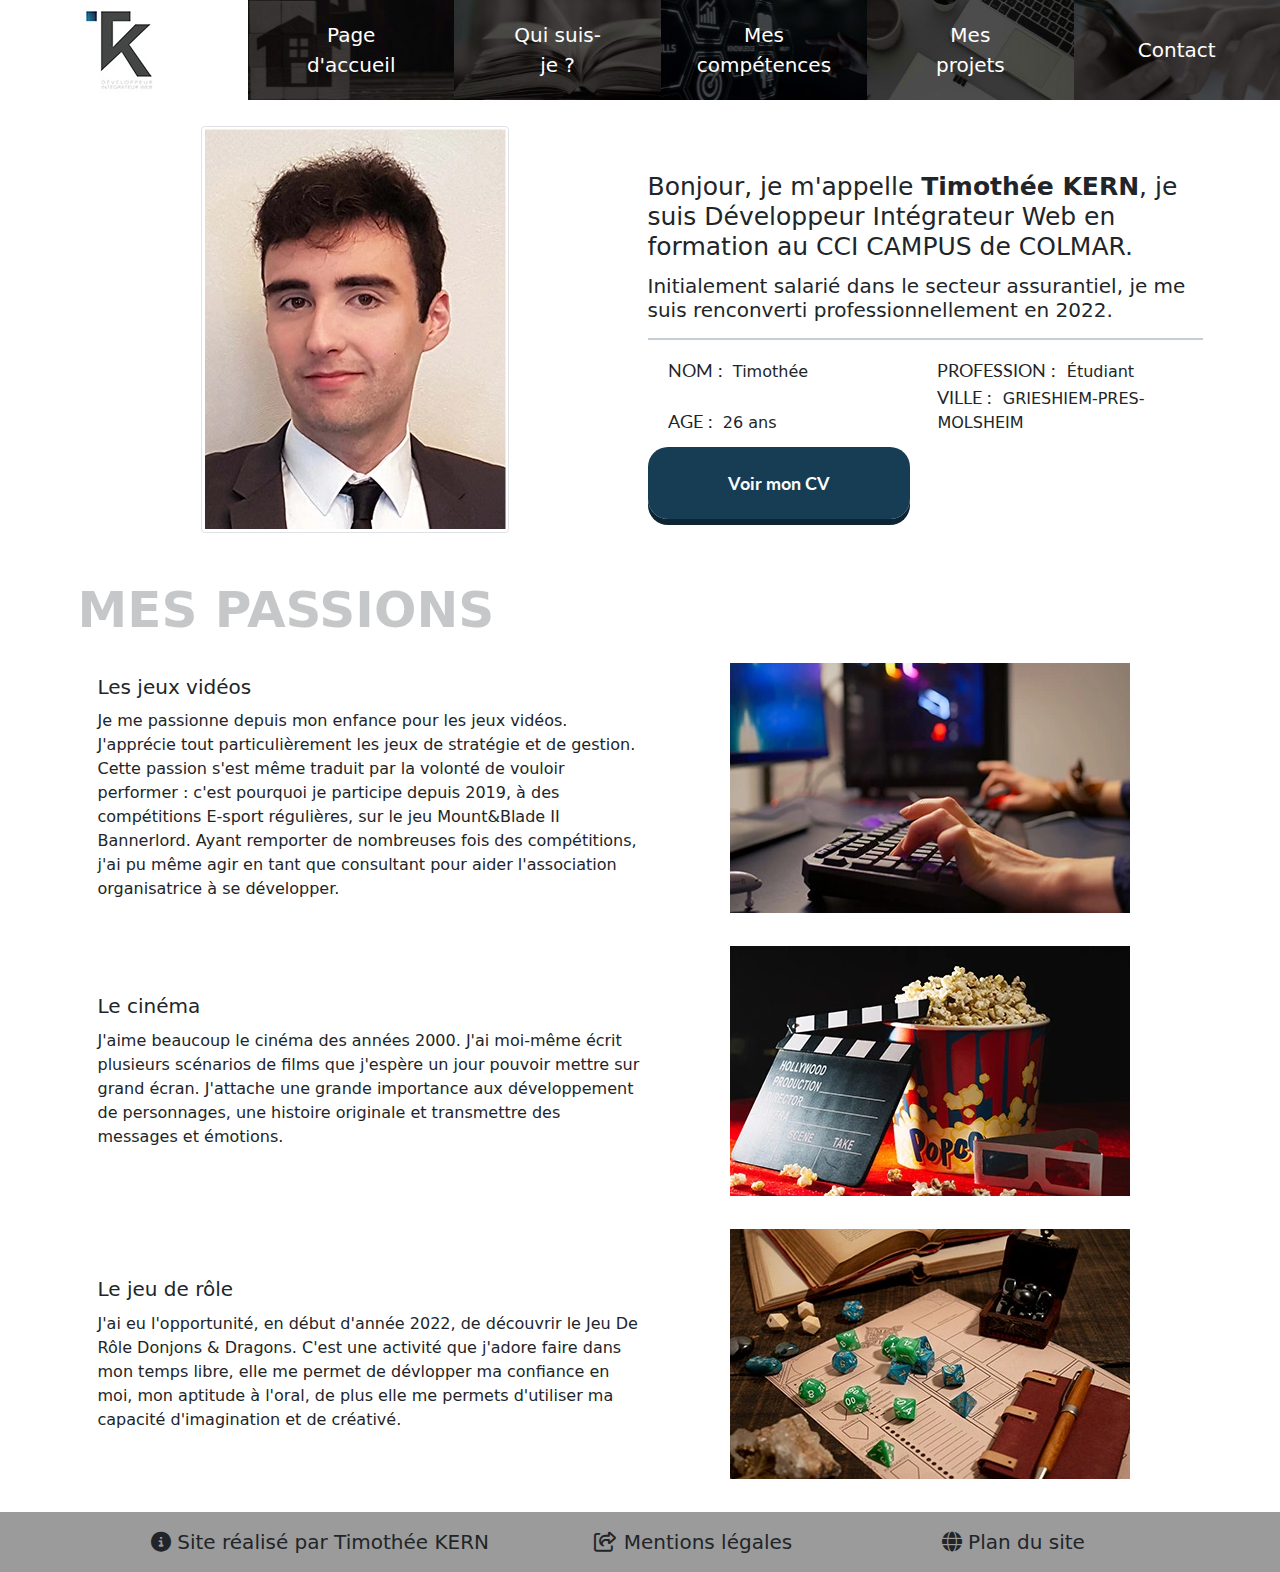
<file: permier_projet_site_statique/aPropos.html>
<!DOCTYPE html>
<html lang="fr-Fr">
  <head>
    <meta charset="utf-8" />
    <meta name="viewport" content="width=device-width" />
    <title>Qui suis-je ?</title>
    <!-- POLICE D'ECRITURE GOOGLE FONT (LATO) -->
    <link rel="preconnect" href="https://fonts.googleapis.com">
    <link rel="preconnect" href="https://fonts.gstatic.com" crossorigin>
    <link href="https://fonts.googleapis.com/css2?family=Lato:ital,wght@0,400;0,700;1,400&display=swap" rel="stylesheet">
    <!-- BOOTSTRAP -->
    <link rel="stylesheet" href="bootstrap/bootstrap.min.css">
    <!-- CSS -->
    <link href="css/style.css" rel="stylesheet" />
    <link rel="stylesheet" href="css/about.css">
    <!-- FONT AWESOME PICTOS -->
    <link rel="stylesheet" href="css/all.min.css">
  </head>
  <body>
    <!-- HEADER NAVBAR -->
    <header>
      <nav class="navbar navbar-expand-lg container-fluid" aria-label="Third navbar example">
        <a class="navbar-brand" href="index.html"><img src="assets/logo/logo-standard.jpg" alt=""></a>
        <button class="navbar-toggler" type="button" data-bs-toggle="collapse" data-bs-target="#navbarsExample03" aria-controls="navbarsExample03" aria-expanded="false" aria-label="Toggle navigation">
          <span class="navbar-toggler-icon"></span>
        </button>
  
        <div class="collapse navbar-collapse" id="navbarsExample03">
          <ul class="navbar-nav me-auto mb-2 mb-lg-0">
            <li class="nav-item home-nav">
              <a class="nav-link" aria-current="page" href="index.html">Page d'accueil</a>
            </li>
            <li class="nav-item about-nav">
              <a class="nav-link " aria-current="page" href="aPropos.html">Qui suis-je ?</a>
            </li>
            <li class="nav-item skills-nav">
              <a class="nav-link " aria-current="page" href="mesCompetences.html">Mes compétences</a>
            </li>
            <li class="nav-item projects-nav">
              <a class="nav-link " aria-current="page" href="mesProjets.html">Mes projets</a>
            </li>
            <li class="nav-item contact-nav">
              <a class="nav-link " aria-current="page" href="contact.html">Contact</a>
          </ul>
        </div>
      </nav>      
        
    </header>

    <!-- BOUTON BACK TO TOP -->
    <button onclick="topFunction()" id="myBtn" title="Go to top">Retour en haut</button>

    <!-- SECTION PRESENTATION -->
    <section class="container about-Me" id="about-Tim">
      <div class="row align-items-center">
        <div class="col-12 col-lg-6 photo-positioner">
          <img src="assets/Photo-Timothee-KERN.webp" class="img-fluid img-thumbnail" alt="Photo de Timothée KERN">
        </div>
        <div class="col-12 col-lg-6">
          <h2>Bonjour, je m'appelle <strong>Timothée KERN</strong>, je suis Développeur Intégrateur Web en formation au CCI CAMPUS de COLMAR.</h2>
          <h3>Initialement salarié dans le secteur assurantiel, je me suis renconverti professionnellement en 2022.</h3>
          <hr>
          <ul class="about-List">
            <li><span>NOM :</span> Timothée</li>
            <li><span>PROFESSION :</span> Étudiant</li>
            <li><span>AGE :</span> 26 ans</li>
            <li><span>VILLE :</span> GRIESHIEM-PRES-MOLSHEIM</li>
          </ul>
          <a href="assets/CV_Timothee_KERN.pdf" target="_blank" class="button-cv">Voir mon CV</a>  
        </div>
      </div>      
    </section>

    <!-- SECTION MES PASSIONS -->
    <section class="container" id="my-Passions">
      <div class="row">
        <div class="col-12 col-lg-6">
          <h2 id="hobbies">MES PASSIONS</h2>
        </div>
      </div>
        <ul>
          <li class="row align-items-center hobbies-list">
            <div class="col-12 col-lg-6">
              <h3>Les jeux vidéos</h3>
              <p>Je me passionne depuis mon enfance pour les jeux vidéos. J'apprécie tout particulièrement les jeux de stratégie et de gestion. Cette passion s'est même traduit par la volonté de vouloir performer : c'est pourquoi je participe depuis 2019, à des compétitions E-sport régulières, sur le jeu Mount&Blade II Bannerlord. Ayant remporter de nombreuses fois des compétitions, j'ai pu même agir en tant que consultant pour aider l'association organisatrice à se développer.</p>
            </div>
            <div class="col-12 col-lg-6 photo-positioner">
              <img src="assets/photo-video-game-resize.webp" class="img-fluid" alt="Photo gros plan d'une personne utilisant son clavier pour jouer aux jeux vidéos">
            </div>
          </li>
          <li class="row align-items-center hobbies-list">
            <div class="col-12 col-lg-6">
              <h3>Le cinéma</h3>
              <p>J'aime beaucoup le cinéma des années 2000. J'ai moi-même écrit plusieurs scénarios de films que j'espère un jour pouvoir mettre sur grand écran. J'attache une grande importance aux développement de personnages, une histoire originale et transmettre des messages et émotions.</p>
            </div>
            <div class="col-12 col-lg-6 photo-positioner">
              <img src="assets/photo-cinema-resize.webp" class="img-fluid " alt="Photo d'un clap de cinéma, d'un bol de popcorn et de lunettes 3D">
            </div>
          </li>
          <li class="row align-items-center hobbies-list">
            <div class="col-12 col-lg-6">
              <h3>Le jeu de rôle</h3>
              <p>J'ai eu l'opportunité, en début d'année 2022, de découvrir le Jeu De Rôle Donjons & Dragons. C'est une activité que j'adore faire dans mon temps libre, elle me permet de dévlopper ma confiance en moi, mon aptitude à l'oral, de plus elle me permets d'utiliser ma capacité d'imagination et de créativé. </p>
            </div>
            <div class="col-12 col-lg-6 photo-positioner">
              <img src="assets/photo-jdr-resize.webp" class="img-fluid" alt="Table de jeu de rôle avec la fiche de personnage et les dés">
            </div>
          </li>
        </ul>
    </section>

    <!-- FOOTER -->
    <footer class="container-fluid">
      <div class="row justify-content-center">
        <div class="col-12 col-md-4">
          <i class="fa-solid fa-circle-info"></i> Site réalisé par Timothée KERN
        </div>
        <div class="col-12 col-md-3">
          <a href="mentionsLegales.html"><i class="fa-regular fa-share-from-square"></i> Mentions légales</a>
        </div>
        <div class="col-12 col-md-3">
          <a href="WebsiteMap.html"><i class="fa-solid fa-globe"></i> Plan du site</a>
        </div>
      </div>
      
    </footer>

    <!-- SCRIPTS -->  
    <script src="bootstrap/bootstrap.bundle.min.js" async></script>
    <script src="script/script.js" async></script>


  </body>
</html>
</file>
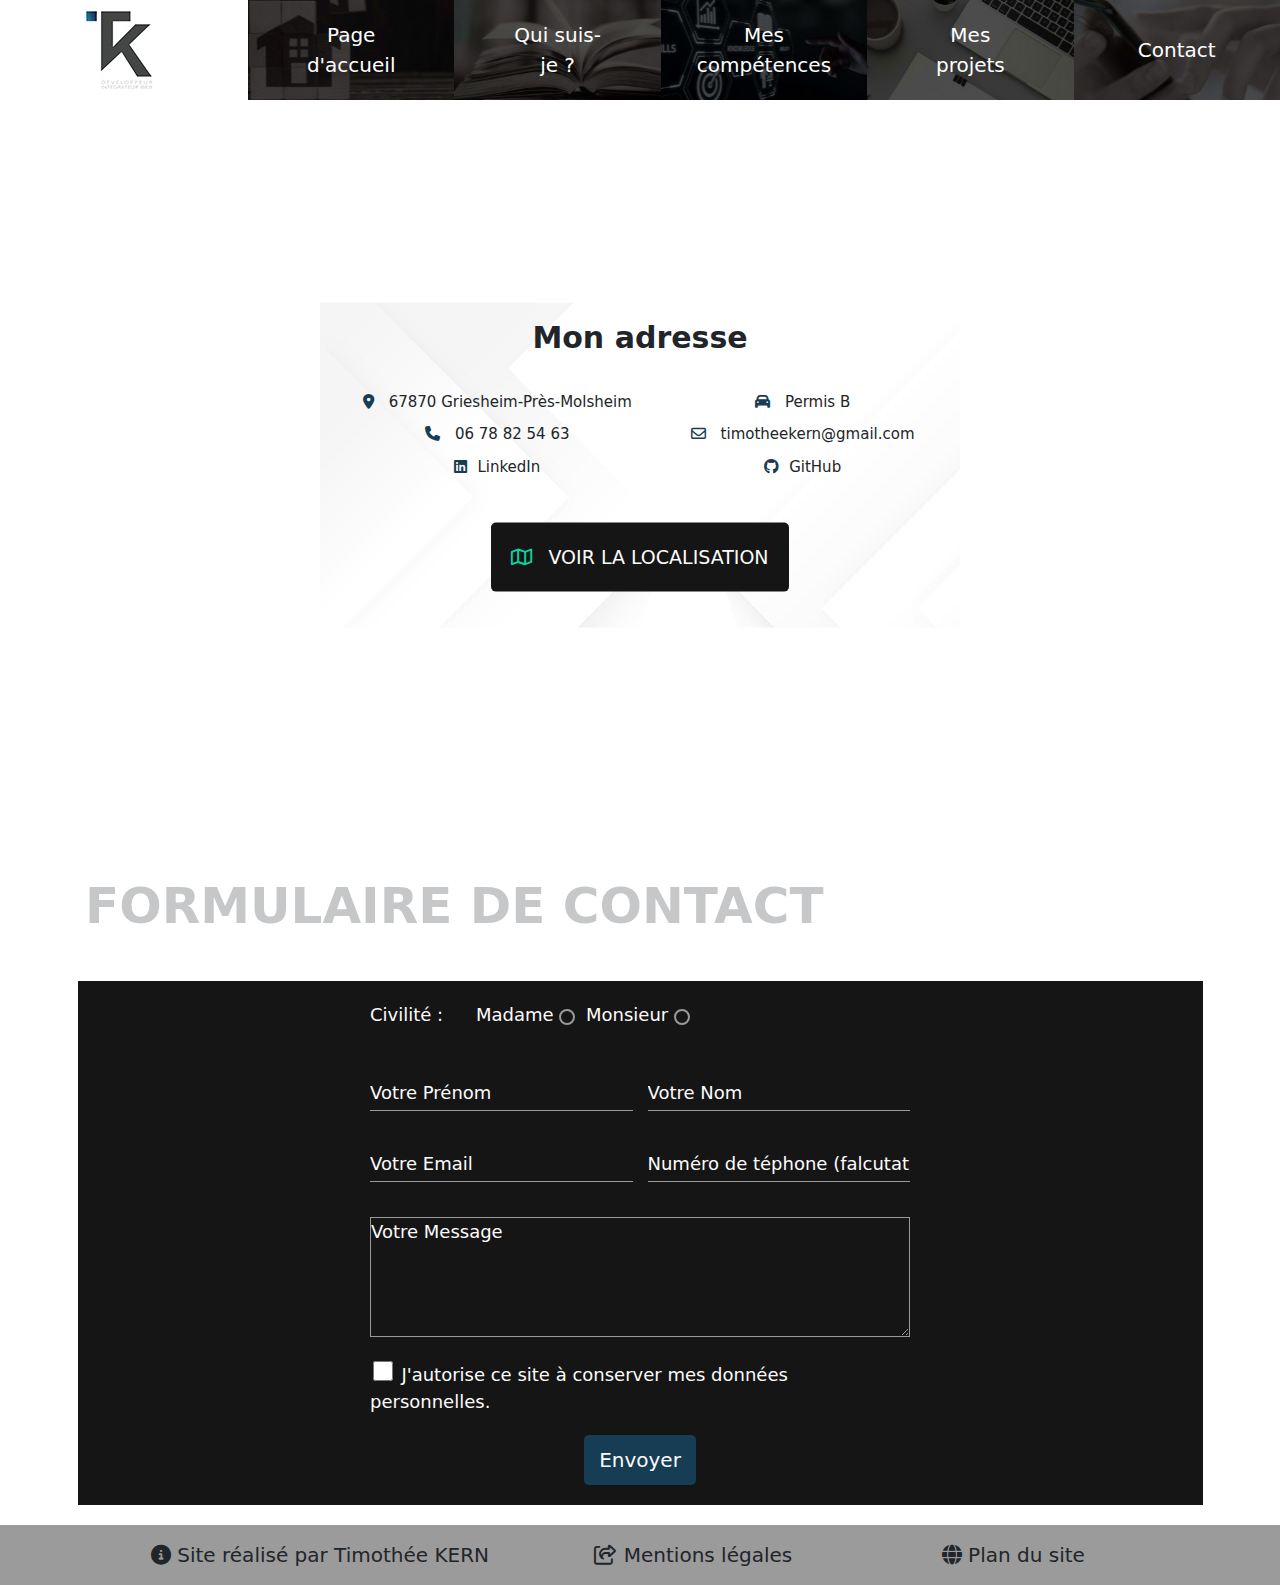
<file: permier_projet_site_statique/contact.html>
<!DOCTYPE html>
<html lang="fr-Fr">

  <head>
      <meta charset="utf-8" />
      <meta name="viewport" content="width=device-width" />
      <title>Contact</title>
      <!-- POLICE D'ECRITURE GOOGLE FONT (LATO) -->
      <link rel="preconnect" href="https://fonts.googleapis.com">
      <link rel="preconnect" href="https://fonts.gstatic.com" crossorigin>
      <link href="https://fonts.googleapis.com/css2?family=Lato:ital,wght@0,400;0,700;1,400&display=swap" rel="stylesheet">
      <!-- BOOTSTRAP -->
      <link rel="stylesheet" href="bootstrap/bootstrap.min.css">
      <!-- CSS -->
      <link href="css/style.css" rel="stylesheet" />
      <link rel="stylesheet" href="css/contact.css">
      <!-- FONT AWESOME PICTOS -->
      <link rel="stylesheet" href="css/all.min.css">
      <!-- JQUERY -->
      <script src="https://ajax.googleapis.com/ajax/libs/jquery/3.6.1/jquery.min.js"></script> 
  </head>

  <body>
    <!-- HEADER NAVBAR -->
    <header>
      <nav class="navbar navbar-expand-lg container-fluid" aria-label="Third navbar example">
        <a class="navbar-brand" href="index.html"><img src="assets/logo/logo-standard.jpg" alt=""></a>
        <button class="navbar-toggler" type="button" data-bs-toggle="collapse" data-bs-target="#navbarsExample03" aria-controls="navbarsExample03" aria-expanded="false" aria-label="Toggle navigation">
          <span class="navbar-toggler-icon"></span>
        </button>

        <div class="collapse navbar-collapse" id="navbarsExample03">
          <ul class="navbar-nav me-auto mb-2 mb-lg-0">
            <li class="nav-item home-nav">
              <a class="nav-link" aria-current="page" href="index.html">Page d'accueil</a>
            </li>
            <li class="nav-item about-nav">
              <a class="nav-link " aria-current="page" href="aPropos.html">Qui suis-je ?</a>
            </li>
            <li class="nav-item skills-nav">
              <a class="nav-link " aria-current="page" href="mesCompetences.html">Mes compétences</a>
            </li>
            <li class="nav-item projects-nav">
              <a class="nav-link " aria-current="page" href="mesProjets.html">Mes projets</a>
            </li>
            <li class="nav-item contact-nav">
              <a class="nav-link " aria-current="page" href="contact.html">Contact</a>
          </ul>
        </div>
      </nav>   
          
    </header>

    <!-- BOUTON BACK TO TOP -->
    <button onclick="topFunction()" id="myBtn" title="Go to top">Retour en haut</button>
    

    <!-- SECTION GOOGLE MAP / MA LOCALISATION -->
    <section id="my-localisation">
      <div class="map-box-container">
        <iframe src="https://www.google.com/maps/embed?pb=!1m18!1m12!1m3!1d8891.93570663698!2d7.524798174711488!3d48.50278603529139!2m3!1f0!2f0!3f0!3m2!1i1024!2i768!4f13.1!3m3!1m2!1s0x4796b2e359da3ad1%3A0x40a5fb99a3957d0!2sGriesheim-pr%C3%A9s-Molsheim!5e0!3m2!1sfr!2sfr!4v1669996819939!5m2!1sfr!2sfr" allowfullscreen="" loading="lazy" referrerpolicy="no-referrer-when-downgrade" id="google-map"></iframe>
        <div class="text-box">
          <h2>Mon adresse</h2>
          <ul>
            <li><i class="fa-solid fa-location-dot"></i> 67870 Griesheim-Près-Molsheim</li>
            <li><i class="fa-solid fa-car"></i> Permis B</li>
            <li><i class="fa-solid fa-phone"></i> 06 78 82 54 63</li>
            <li><i class="fa-regular fa-envelope"></i> timotheekern@gmail.com</li>
            <li id="hide-sm-1"><i class="fa-brands fa-linkedin"></i><a href="https://www.linkedin.com/in/timoth%C3%A9e-kern-36973b239/" target="_blank" class="social-media">LinkedIn</a></li>
            <li id="hide-sm-2"><i class="fa-brands fa-github"></i><a href="https://github.com/TimKRN" target="_blank" class="social-media">GitHub</a></li>
          </ul>
          <button><i class="fa-regular fa-map"></i> VOIR LA LOCALISATION</button>
        </div>
      </div>
    </section>

    <!-- SECTION MON FORMULAIRE -->
    <section class="container contact-form" id="my-contact-form">
      <div class="row">
        <h2>Formulaire de contact</h2>       
        <form method="" action="">
          <div class="row justify-content-center">
            <div class="col-12 col-md-6 civility">
              <span>Civilité :</span>            
              <label for="civilite1">Madame</label>
              <input type="radio" id="civilite1" name="civilite" class="check-input">
              <label for="civilite3">Monsieur</label>
              <input type="radio" id="civilite3" name="civilite" class="check-input">
          </div>
          </div>

          <div class="row justify-content-center">
            <div class="col-12 col-md-6 col-lg-3 civility">
              <label for="prenom"></label>
              <input class="text-input" id="prenom" name="prenom" type="text" placeholder='Votre Prénom' required />
            </div>  
            <div class="col-12 col-md-6 col-lg-3 civility">
              <label for="nom"></label>
              <input class="text-input" id="nom" name="nom" type="text" placeholder='Votre Nom' required/>            
            </div>
          </div>

          <div class="row justify-content-center">
            <div class="col-12 col-md-6 col-lg-3">
              <label for="adressemail"></label>
              <input class="text-input" id="adressemail" name="adressemail" type="email"  placeholder='Votre Email' required />
            </div>           
            <div class="col-12 col-md-6 col-lg-3">
              <label for="tel"></label>
              <input class="text-input" id="tel" name="tel" type="tel" placeholder="Numéro de téphone (falcutatif)" />
            </div>        
          </div>

          <div class="row justify-content-center">
            <div class="col-12 col-md-6 ">
              <label for="message"></label>
              <textarea id="message" name="mesage" placeholder="Votre Message" required></textarea>
            </div>
          </div>

          <div class="row justify-content-center">
            <div class="col-12 col-md-6 ">
              <label for="personal-data"></label>
              <input id="personal-data" name="personal-data" type="checkbox"> <span id="personal-data-text">J'autorise ce site à conserver mes données personnelles.</span>
            </div>
          </div>

          <div class="row justify-content-center">
            <div class="col-12 col-md-6  btn-send">
              <input type="submit" value="Envoyer"/>
            </div>
          </div>        
        </form>
      </div>
    </section>

    <!-- FOOTER -->
    <footer class="container-fluid">
      <div class="row justify-content-center">
        <div class="col-12 col-md-4">
          <i class="fa-solid fa-circle-info"></i> Site réalisé par Timothée KERN
        </div>
        <div class="col-12 col-md-3">
          <a href="mentionsLegales.html"><i class="fa-regular fa-share-from-square"></i> Mentions légales</a>
        </div>
        <div class="col-12 col-md-3">
          <a href="WebsiteMap.html"><i class="fa-solid fa-globe"></i> Plan du site</a>
        </div>
      </div>
      
    </footer>

    <!-- SCRIPTS -->
    <script src="bootstrap/bootstrap.bundle.min.js" async></script>
    <script src="script/script.js" async></script>

  </body>

</html>
</file>
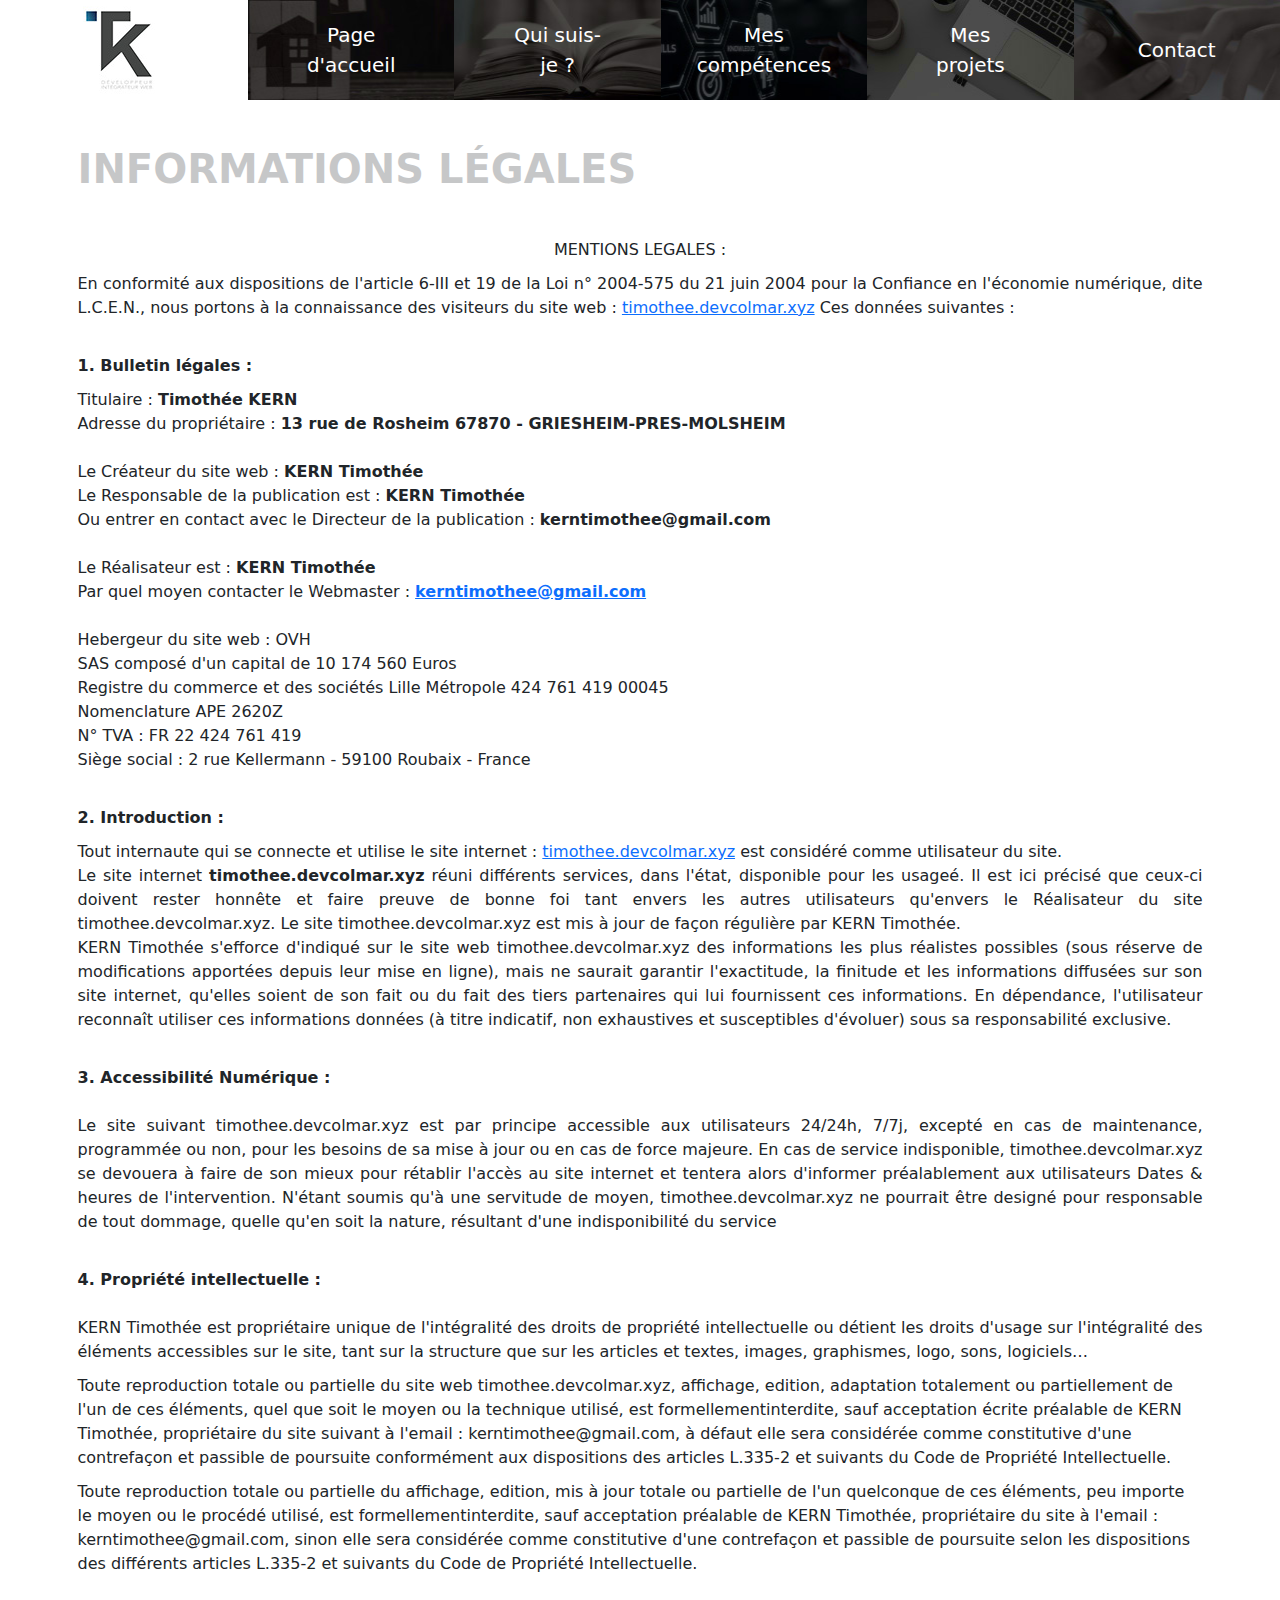
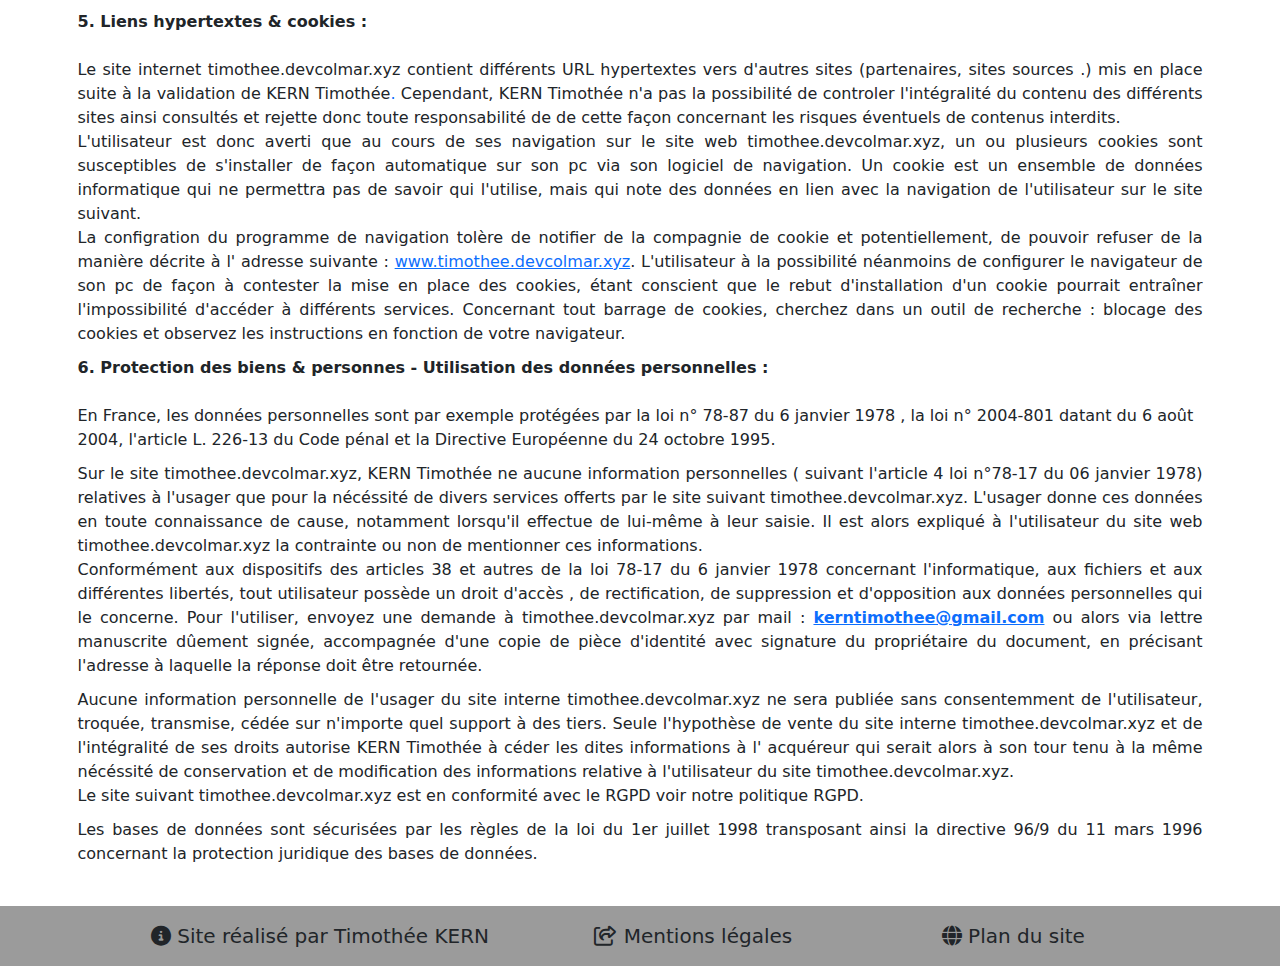
<file: permier_projet_site_statique/mentionsLegales.html>
<!DOCTYPE html>
<html lang="fr-FR">

  <head>
    <meta charset="UTF-8">
    <meta name="viewport" content="width=device-width" />
    <title>Mentions légales</title>
    <!-- POLICE D'ECRITURE GOOGLE FONT (LATO) -->
    <link rel="preconnect" href="https://fonts.googleapis.com">
    <link rel="preconnect" href="https://fonts.gstatic.com" crossorigin>
    <link href="https://fonts.googleapis.com/css2?family=Lato:ital,wght@0,400;0,700;1,400&display=swap" rel="stylesheet">
    <!-- BOOTSTRAP -->
    <link rel="stylesheet" href="bootstrap/bootstrap.min.css">
    <!-- CSS -->
    <link href="css/style.css" rel="stylesheet" />
    <!-- FONT AWESOME PICTOS -->
    <link rel="stylesheet" href="css/all.min.css">
  </head>

  <body>
    <!-- HEADER NAVBAR -->
    <header>
      <nav class="navbar navbar-expand-lg container-fluid" aria-label="Third navbar example">
        <a class="navbar-brand" href="index.html"><img src="assets/logo/logo-standard.jpg" alt=""></a>
        <button class="navbar-toggler" type="button" data-bs-toggle="collapse" data-bs-target="#navbarsExample03" aria-controls="navbarsExample03" aria-expanded="false" aria-label="Toggle navigation">
          <span class="navbar-toggler-icon"></span>
        </button>

        <div class="collapse navbar-collapse" id="navbarsExample03">
          <ul class="navbar-nav me-auto mb-2 mb-lg-0">
            <li class="nav-item home-nav">
              <a class="nav-link" aria-current="page" href="index.html">Page d'accueil</a>
            </li>
            <li class="nav-item about-nav">
              <a class="nav-link " aria-current="page" href="aPropos.html">Qui suis-je ?</a>
            </li>
            <li class="nav-item skills-nav">
              <a class="nav-link " aria-current="page" href="mesCompetences.html">Mes compétences</a>
            </li>
            <li class="nav-item projects-nav">
              <a class="nav-link " aria-current="page" href="mesProjets.html">Mes projets</a>
            </li>
            <li class="nav-item contact-nav">
              <a class="nav-link " aria-current="page" href="contact.html">Contact</a>
          </ul>
        </div>
      </nav>
      
        
    </header>

    <!-- BOUTON BACK TO TOP -->
    <button onclick="topFunction()" id="myBtn" title="Go to top">Retour en haut</button>

    <!-- CONTENU MENTIONS LEGALES -->
    <main class="container legal-notice">

      <h2>Informations légales</h2>
      
      <p style="text-align:center">MENTIONS LEGALES :</p>
      
      <p style="text-align:justify">En conformité aux dispositions  de l'article 6-III et 19 de la Loi n° 2004-575 du 21 juin 2004 pour la Confiance en l'économie numérique, dite L.C.E.N., nous portons à la connaissance des visiteurs du site web : <a href="https://timothee.devcolmar.xyz" target="_blank">timothee.devcolmar.xyz</a> Ces données suivantes :</p>
      <br />
      <p style="text-align:justify"><strong>1. Bulletin légales :</strong></p>
    
          
      <p style="text-align:justify">Titulaire : <strong>Timothée KERN</strong><br />
      Adresse  du propriétaire : <strong>13 rue de Rosheim 67870 - GRIESHEIM-PRES-MOLSHEIM</strong><br />
      <br />
      Le Créateur du site web  : <strong>KERN Timothée</strong><br />
      Le Responsable de la publication est : <strong>KERN Timothée</strong><br />
      Ou entrer en contact avec le Directeur de la publication : <strong>kerntimothee@gmail.com</strong><br />
      <br />
      Le Réalisateur est : <strong>KERN Timothée</strong><br />
          Par quel moyen contacter le Webmaster : <strong><a href="contact.html">kerntimothee@gmail.com</a></strong><br />
      <br />
    
      Hebergeur du site web : OVH<br />
      SAS composé d'un capital de 10 174 560 Euros<br />
      Registre du commerce et des sociétés Lille Métropole 424 761 419 00045<br />
      Nomenclature APE 2620Z<br />
      N° TVA : FR 22 424 761 419<br />
      Siège social : 2 rue Kellermann - 59100 Roubaix - France<br />
    
    
      <p style="text-align:justify"></p>
      
    
      
      
      <p style="text-align:justify"></p>
      <br />
      <p style="text-align:justify"><strong>2. Introduction :</strong></p>
      
      <p style="text-align:justify">Tout internaute qui se connecte et utilise le site internet : <a href="https://timothee.devcolmar.xyz" target="_blank">timothee.devcolmar.xyz</a> est considéré comme utilisateur du site.<br />
      Le site internet <strong>timothee.devcolmar.xyz</strong> réuni différents services, dans l'état, disponible pour les usageé. Il est ici précisé que ceux-ci doivent rester honnête et faire preuve de bonne foi tant envers les autres utilisateurs qu'envers le Réalisateur du site timothee.devcolmar.xyz. Le site timothee.devcolmar.xyz est mis à jour de façon régulière par KERN Timothée.<br />
      KERN Timothée s'efforce d'indiqué sur le site web timothee.devcolmar.xyz des informations les plus réalistes possibles (sous réserve de modifications apportées depuis leur mise en ligne), mais ne saurait garantir l'exactitude, la finitude et les informations diffusées sur son site internet, qu'elles soient de son fait ou du fait des tiers partenaires qui lui fournissent ces informations. En dépendance, l'utilisateur reconnaît utiliser ces informations données (à titre indicatif, non exhaustives et susceptibles d'évoluer) sous sa responsabilité exclusive.</p>
      
      <p style="text-align:justify"></p>
      <br />
      <p style="text-align:justify"><strong>3. Accessibilité Numérique :</strong><br />
      <br />
      Le site suivant timothee.devcolmar.xyz est par principe accessible aux utilisateurs 24/24h, 7/7j, excepté en cas de maintenance, programmée ou non, pour les besoins de sa mise à jour ou en cas de force majeure. En cas de service indisponible, timothee.devcolmar.xyz se devouera à faire de son mieux pour rétablir l'accès au site internet et tentera alors d'informer préalablement aux utilisateurs Dates & heures de l'intervention. N'étant soumis qu'à une servitude de moyen, timothee.devcolmar.xyz ne pourrait être designé pour responsable de tout dommage, quelle qu'en soit la nature, résultant d'une indisponibilité du service</p>
      
      <p style="text-align:justify"></p>
      <br />
      <p style="text-align:justify"><strong>4. Propriété intellectuelle :</strong><br />
      <br />
      KERN Timothée est propriétaire unique de l'intégralité des droits de propriété intellectuelle ou détient les droits d'usage sur l'intégralité des éléments accessibles sur le site, tant sur la structure que sur les articles et textes, images, graphismes, logo, sons, logiciels…<br />
      <p>Toute reproduction totale ou partielle du site web timothee.devcolmar.xyz, affichage, edition, adaptation totalement ou partiellement de l'un  de ces éléments, quel que soit le  moyen ou la technique utilisé, est formellementinterdite, sauf acceptation écrite préalable de KERN Timothée, propriétaire du site suivant à l'email : kerntimothee@gmail.com, à défaut elle sera considérée comme constitutive d'une contrefaçon et passible de poursuite conformément aux dispositions des articles L.335-2 et suivants du Code de Propriété Intellectuelle.</p>
      <p>Toute reproduction totale ou partielle du affichage, edition, mis à jour totale ou partielle de l'un quelconque de ces éléments, peu importe le  moyen ou le procédé utilisé, est formellementinterdite, sauf acceptation  préalable de KERN Timothée, propriétaire du site à l'email : kerntimothee@gmail.com, sinon elle sera considérée comme constitutive d'une contrefaçon et passible de poursuite selon les dispositions des différents articles L.335-2 et suivants du Code de Propriété Intellectuelle.</p>
      
      <p style="text-align:justify"><br />
      <strong>5. Liens hypertextes & cookies :</strong><br />
      <br />
      Le site internet timothee.devcolmar.xyz contient différents URL hypertextes vers d'autres sites (partenaires, sites sources .) mis en place suite à la validation de KERN Timothée<a href="https://www.generateur-de-mentions-legales.com/" style="text-decoration:none">.</a> Cependant, KERN Timothée n'a pas la possibilité de controler l'intégralité du contenu des différents sites ainsi consultés et rejette donc toute responsabilité de de cette façon concernant les risques éventuels de contenus interdits.<br />
      L'utilisateur est donc averti que au cours de ses navigation sur le site web timothee.devcolmar.xyz, un ou plusieurs cookies sont susceptibles de s'installer de façon automatique sur son pc via son logiciel de navigation. Un cookie est un ensemble de données informatique qui ne permettra pas de savoir qui l'utilise, mais qui note des données en lien avec la navigation de l'utilisateur sur le site suivant. <br />
      La configration du programme de navigation tolère de notifier de la compagnie de cookie et potentiellement, de pouvoir  refuser de la manière décrite à l' adresse suivante : <a href="https://www.timothee.devcolmar.xyz">www.timothee.devcolmar.xyz</a>. L'utilisateur à la possibilité néanmoins de configurer le navigateur de son pc de façon à contester la mise en place des cookies, étant conscient que le rebut d'installation d'un cookie pourrait  entraîner l'impossibilité d'accéder à différents services. Concernant tout barrage de cookies, cherchez dans un outil de recherche : blocage des cookies et observez les instructions en fonction de votre  navigateur.</p>
      
      <strong>6. Protection des biens & personnes - Utilisation des données personnelles :</strong><br />
      <br />
      <p>En France, les données personnelles sont par exemple protégées par la loi n° 78-87 du 6 janvier 1978 , la loi n° 2004-801 datant du 6 août 2004, l'article L. 226-13 du Code pénal et la Directive Européenne du 24 octobre 1995.</p>
      
      <p style="text-align:justify">Sur le site timothee.devcolmar.xyz, KERN Timothée ne aucune information personnelles ( suivant l'article 4 loi n°78-17 du 06 janvier 1978) relatives à l'usager que pour la nécéssité de divers services offerts par le site suivant timothee.devcolmar.xyz. L'usager donne ces données en toute connaissance de cause, notamment lorsqu'il effectue de lui-même à leur saisie. Il est alors expliqué à l'utilisateur du site web timothee.devcolmar.xyz la contrainte ou non de mentionner ces informations.<br />
      Conformément aux dispositifs des articles 38 et autres de la loi 78-17 du 6 janvier 1978 concernant l'informatique, aux fichiers et aux différentes libertés, tout utilisateur possède un droit d'accès , de rectification, de suppression et d'opposition aux données personnelles qui le concerne. Pour l'utiliser, envoyez une demande à timothee.devcolmar.xyz par mail : <strong><a href="contact.html">kerntimothee@gmail.com</a></strong> ou alors via lettre manuscrite dûement signée, accompagnée d'une copie de pièce d'identité avec signature du propriétaire du document, en précisant l'adresse à laquelle la réponse doit être retournée.</p>
      
      <p style="text-align:justify">Aucune information personnelle de l'usager du site interne timothee.devcolmar.xyz ne sera publiée sans consentemment de l'utilisateur, troquée, transmise, cédée sur n'importe quel support à des tiers. Seule l'hypothèse de vente du site interne timothee.devcolmar.xyz et de l'intégralité de ses droits autorise KERN Timothée à céder les dites informations  à l' acquéreur qui serait alors à son tour tenu à la même nécéssité de conservation et de modification des informations relative à l'utilisateur du site timothee.devcolmar.xyz.<br />
      Le site suivant timothee.devcolmar.xyz est en conformité avec le RGPD voir notre politique RGPD.</p>
      
      <p style="text-align:justify">Les bases de données sont sécurisées par les règles de la loi du 1er juillet 1998 transposant ainsi la directive 96/9 du 11 mars 1996 concernant la protection juridique des bases de données.</p>
    </main>

    <!-- FOOTER -->
    <footer class="container-fluid">
      <div class="row justify-content-center">
        <div class="col-12 col-md-4">
          <i class="fa-solid fa-circle-info"></i> Site réalisé par Timothée KERN
        </div>
        <div class="col-12 col-md-3">
          <a href="mentionsLegales.html"><i class="fa-regular fa-share-from-square"></i> Mentions légales</a>
        </div>
        <div class="col-12 col-md-3">
          <a href="WebsiteMap.html"><i class="fa-solid fa-globe"></i> Plan du site</a>
        </div>
      </div>
      
    </footer>

    <!-- SCRIPTS -->
    <script src="bootstrap/bootstrap.bundle.min.js" async></script>
    <script src="script/script.js" async></script>
      
      
  </body>
</html>
</file>
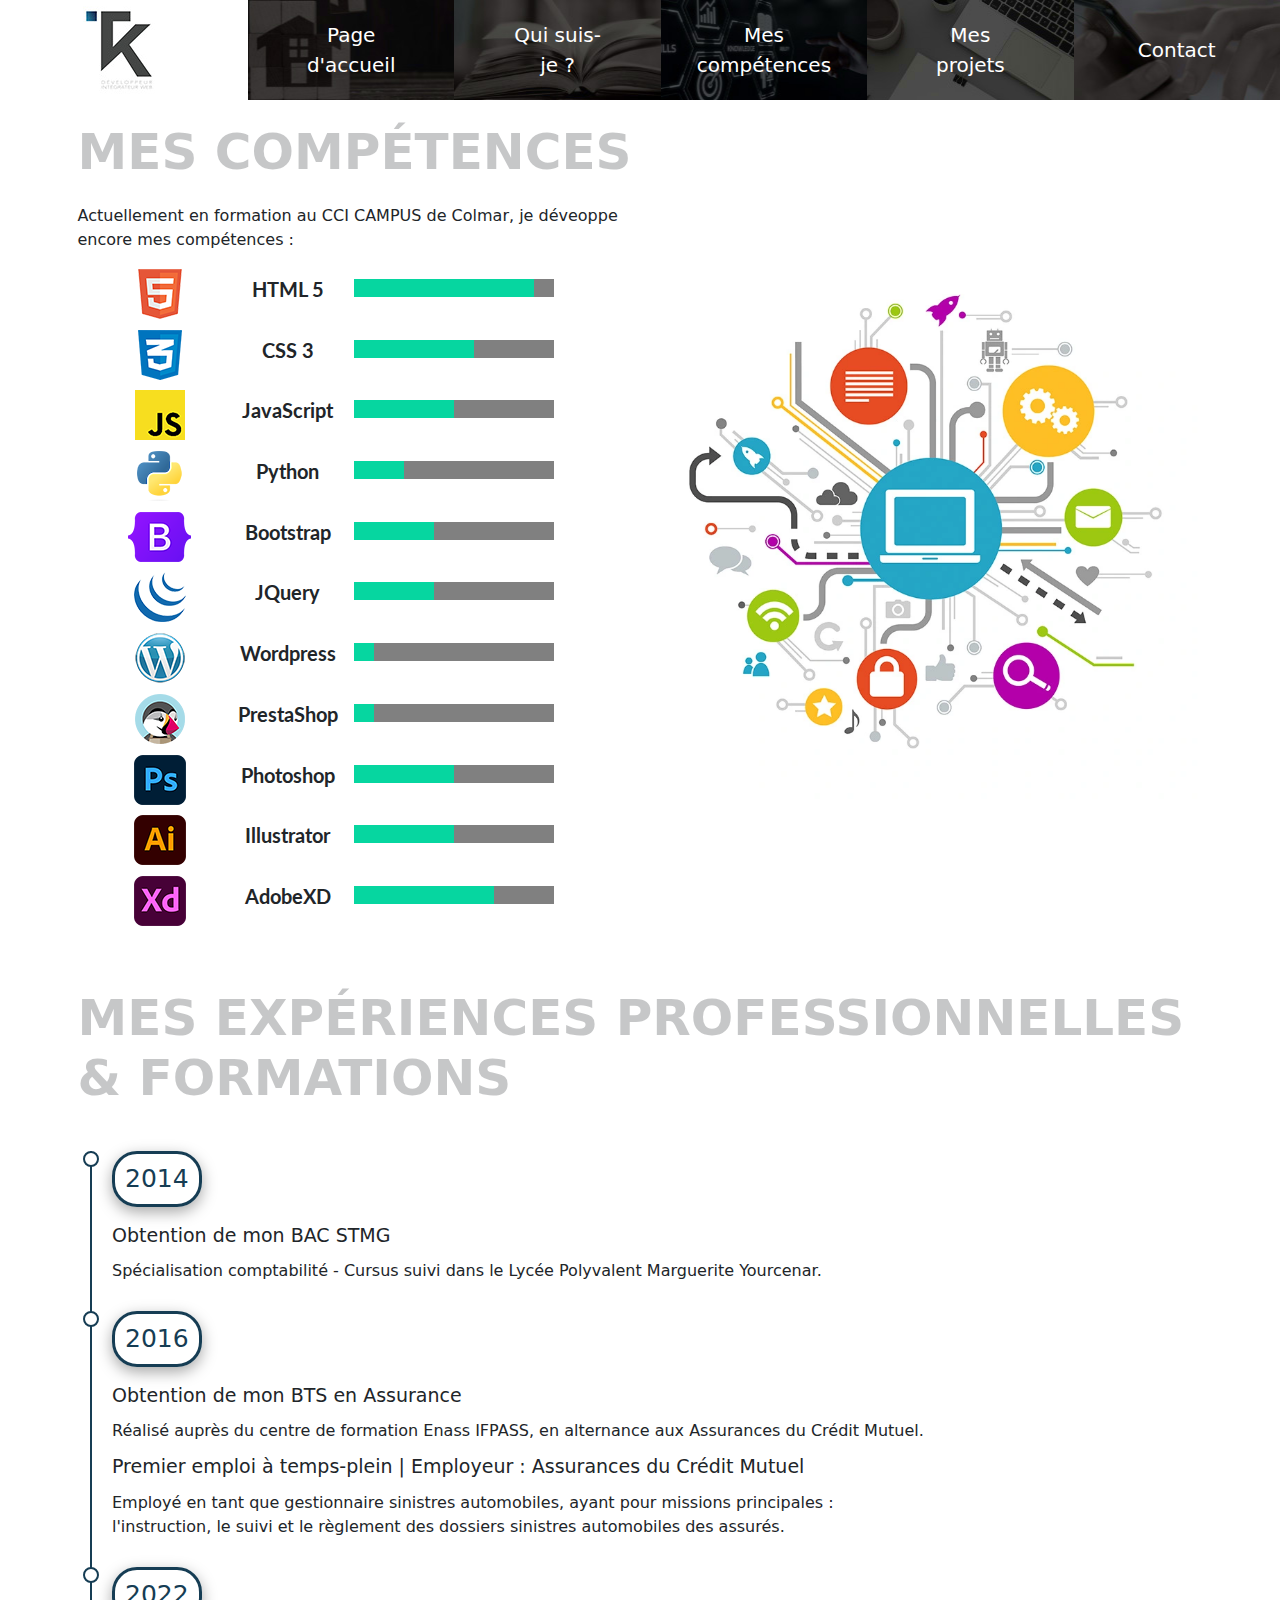
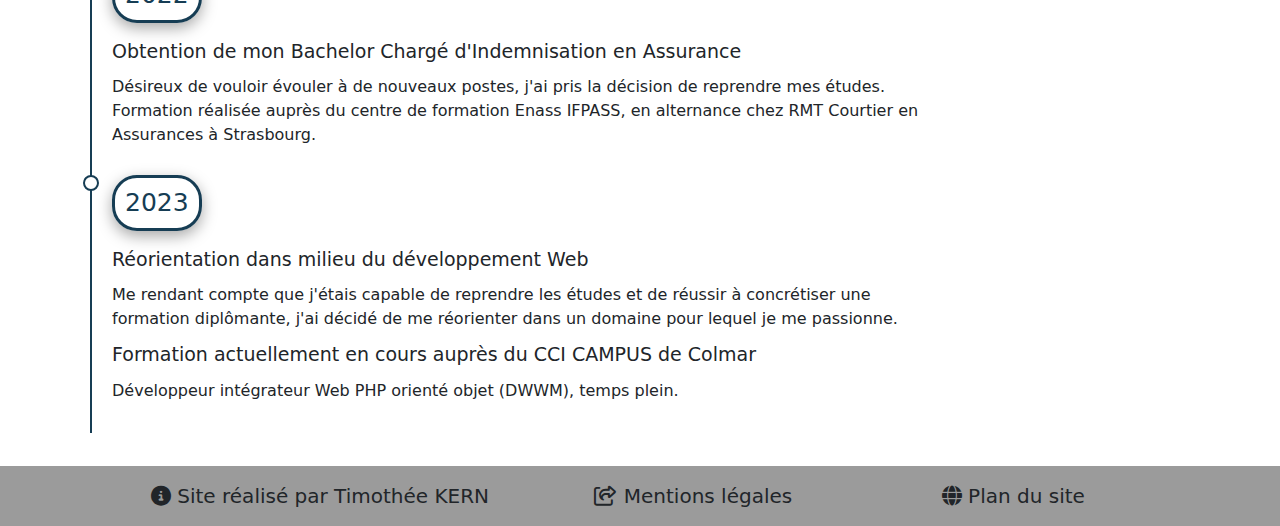
<file: permier_projet_site_statique/mesCompetences.html>
<!DOCTYPE html>
<html lang="fr-Fr">
  <head>
    <meta charset="utf-8" />
    <meta name="viewport" content="width=device-width" />
    <title>Mes Compétences</title>
    <!-- POLICE D'ECRITURE GOOGLE FONT (LATO) -->
    <link rel="preconnect" href="https://fonts.googleapis.com">
    <link rel="preconnect" href="https://fonts.gstatic.com" crossorigin>
    <link href="https://fonts.googleapis.com/css2?family=Lato:ital,wght@0,400;0,700;1,400&display=swap" rel="stylesheet">
    <!-- BOOTSTRAP -->
    <link rel="stylesheet" href="bootstrap/bootstrap.min.css">
    <!-- CSS -->
    <link href="css/style.css" rel="stylesheet" />
    <link rel="stylesheet" href="css/skills.css">
    <!-- FONT AWESOME PICTOS -->
    <link rel="stylesheet" href="css/all.min.css">
  </head>
  <body>
    <!-- HEADER NAVBAR -->
    <header>
      <nav class="navbar navbar-expand-lg container-fluid" aria-label="Third navbar example">
        <a class="navbar-brand" href="index.html"><img src="assets/logo/logo-standard.jpg" alt=""></a>
        <button class="navbar-toggler" type="button" data-bs-toggle="collapse" data-bs-target="#navbarsExample03" aria-controls="navbarsExample03" aria-expanded="false" aria-label="Toggle navigation">
          <span class="navbar-toggler-icon"></span>
        </button>
  
        <div class="collapse navbar-collapse" id="navbarsExample03">
          <ul class="navbar-nav me-auto mb-2 mb-lg-0">
            <li class="nav-item home-nav">
              <a class="nav-link" aria-current="page" href="index.html">Page d'accueil</a>
            </li>
            <li class="nav-item about-nav">
              <a class="nav-link " aria-current="page" href="aPropos.html">Qui suis-je ?</a>
            </li>
            <li class="nav-item skills-nav">
              <a class="nav-link " aria-current="page" href="mesCompetences.html">Mes compétences</a>
            </li>
            <li class="nav-item projects-nav">
              <a class="nav-link " aria-current="page" href="mesProjets.html">Mes projets</a>
            </li>
            <li class="nav-item contact-nav">
              <a class="nav-link " aria-current="page" href="contact.html">Contact</a>
          </ul>
        </div>
      </nav>     
        
    </header>

    <!-- BOUTON BACK TO TOP -->
    <button onclick="topFunction()" id="myBtn" title="Go to top">Retour en haut</button>

    <!-- SECTION MES COMPETENCES -->
    <section class="container skills" id="my-Skills">

      <div class="row align-items-center">
        <div class="col-12 col-lg-6">
          <h2>Mes compétences</h2>

          <p>Actuellement en formation au CCI CAMPUS de Colmar, je déveoppe encore mes compétences :</p>
          <ul class="ul-skills">
            <li>
              <div class="div-skills">
                <img src="assets/skills/html-logo.png" alt="">
              </div>
              <div class="div-skills">
                <label for="skill-html"><strong>HTML 5</strong></label> 
              </div>
              <div class="div-skills">
                <progress id="skill-html" max="100" value="90"> 90% </progress>
              </div>             
            </li>
            <li>
              <div class="div-skills">
                <img src="assets/skills/css-logo.png" alt="">
              </div>
              <div class="div-skills">
                <label for="skill-css"><strong>CSS 3</strong></label>
              </div>
              <div class="div-skills">
                <progress id="skill-css" max="100" value="60"> 60% </progress>              
              </div>
            </li>
            <li>
              <div class="div-skills">
                <img src="assets/skills/js-logo.png" alt="">
              </div>
              <div class="div-skills">
                <label for="skill-js"><strong>JavaScript</strong></label>
              </div>
              <div class="div-skills">
                <progress id="skill-js" max="100" value="50"> 50% </progress>
              </div>
            </li>
            <li>
              <div class="div-skills">
                <img src="assets/skills/python_logo.png" alt="">
              </div>
              <div class="div-skills">
                <label for="skill-python"><strong>Python</strong></label>
              </div>
              <div class="div-skills">
                <progress id="skill-python" max="100" value="25"> 25% </progress>
              </div>
            </li>
            <li>
              <div class="div-skills">
                <img src="assets/skills/bootstrap_logo.png" alt="">
              </div>
              <div class="div-skills">
                <label for="skill-bootstrap"><strong>Bootstrap</strong></label>
              </div>
              <div class="div-skills">
                <progress id="skill-bootstrap" max="100" value="40"> 40% </progress>
              </div>
            </li>
            <li>
              <div class="div-skills">
                <img src="assets/skills/jquery-logo.png" alt="">
              </div>
              <div class="div-skills">
                <label for="skill-jquery"><strong>JQuery</strong></label>
              </div>
              <div class="div-skills">
                <progress id="skill-jquery" max="100" value="40"> 40% </progress>
              </div>
            </li>
            <li>
              <div class="div-skills">
                <img src="assets/skills/wordpress-logo.png" alt="">
              </div>
              <div class="div-skills">
                <label for="skill-wordpress"><strong>Wordpress</strong></label>
              </div>
              <div class="div-skills">              
                <progress id="skill-wordpress" max="100" value="10"> 10% </progress>
              </div>
            </li>
            <li>
              <div class="div-skills">
                <img src="assets/skills/prestashop-logo.png" alt="">
              </div>
              <div class="div-skills">
                <label for="skill-prestashop"><strong>PrestaShop</strong></label>
              </div>
              <div class="div-skills">
                <progress id="skill-prestashop" max="100" value="10"> 10% </progress>
              </div>
            </li>
            <li>
              <div class="div-skills">
                <img src="assets/skills/photoshop_logo.png" alt="">
              </div>
              <div class="div-skills">
                <label for="skill-photoshop"><strong>Photoshop</strong></label>
              </div>
              <div class="div-skills">
                <progress id="skill-photoshop" max="100" value="50"> 50% </progress>
              </div>
            </li>
            <li>
              <div class="div-skills">
                <img src="assets/skills/adobe_illustrator_logo.png" alt="">
              </div>
              <div class="div-skills">
                <label for="skill-illustrator"><strong>Illustrator</strong></label>
              </div>
              <div class="div-skills">
                <progress id="skill-illustrator" max="100" value="50"> 50% </progress>
              </div>
            </li>
            <li>
              <div class="div-skills">
                <img src="assets/skills/adobe_xd_logo.png" alt="">
              </div>
              <div class="div-skills">
                <label for="skill-adobeXD"><strong>AdobeXD</strong></label>
              </div>
              <div class="div-skills">
                <progress id="skill-adobeXD" max="100" value="70"> 70% </progress>
              </div>
            </li>
          </ul>  
        </div>
        
        <div class="col-6 hide-phone-screen">
          <img src="assets/skills-photo.webp" class="img-fluid" alt="Illustration de l'infomatique">
        </div>
      </div>
    </section> 

    <!-- SECTION EXPERIENCE PRO -->
    <section class="container professionnal-career" id="my-Background">
      <h2>Mes expériences professionnelles & Formations</h2>
      <ul>
        <li class="row align-items-center">
          <div class="col-9 career-item">
            <h3>2014</h3>
            <h4>Obtention de mon BAC STMG</h4>
            <p>Spécialisation comptabilité - Cursus suivi dans le Lycée Polyvalent Marguerite Yourcenar.</p>
          </div>
        </li>
        <li class="row align-items-center">
          <div class="col-9 career-item">
            <h3>2016</h3>
            <h4>Obtention de mon BTS en Assurance</h4>
            <p>Réalisé auprès du centre de formation Enass IFPASS, en alternance aux Assurances du Crédit Mutuel.</p>
            <h4>Premier emploi à temps-plein | Employeur : Assurances du Crédit Mutuel</h4>
            <p>Employé en tant que gestionnaire sinistres automobiles, ayant pour missions principales : l'instruction, le suivi et le règlement des dossiers sinistres automobiles des assurés.</p>
          </div>
        </li>
        <li class="row align-items-center">
          <div class="col-9 career-item">
            <h3>2022</h3>
            <h4>Obtention de mon Bachelor Chargé d'Indemnisation en Assurance</h4>
            <p>Désireux de vouloir évouler à de nouveaux postes, j'ai pris la décision de reprendre mes études. Formation réalisée auprès du centre de formation Enass IFPASS, en alternance chez RMT Courtier en Assurances à Strasbourg. </p>
          </div>
        </li>
        <li class="row align-items-center">
          <div class="col-9 career-item">            
            <h3>2023</h3>
            <h4>Réorientation dans milieu du développement Web</h4>
            <p>Me rendant compte que j'étais capable de reprendre les études et de réussir à concrétiser une formation diplômante, j'ai décidé de me réorienter dans un domaine pour lequel je me passionne.</p>
            <h4>Formation actuellement en cours auprès du CCI CAMPUS de Colmar</h4>
            <p>Développeur intégrateur Web PHP orienté objet (DWWM), temps plein.</p>
          </div>
        </li>
      </ul>
    </section>

    <!-- FOOTER -->
    <footer class="container-fluid">
      <div class="row justify-content-center">
        <div class="col-12 col-md-4">
          <i class="fa-solid fa-circle-info"></i> Site réalisé par Timothée KERN
        </div>
        <div class="col-12 col-md-3">
          <a href="mentionsLegales.html"><i class="fa-regular fa-share-from-square"></i> Mentions légales</a>
        </div>
        <div class="col-12 col-md-3">
          <a href="WebsiteMap.html"><i class="fa-solid fa-globe"></i> Plan du site</a>
        </div>
      </div>
      
    </footer>

    <!-- SCRIPTS -->
    <script src="bootstrap/bootstrap.bundle.min.js" async></script>
    <script src="script/script.js" async></script>


  </body>
</html>
</file>
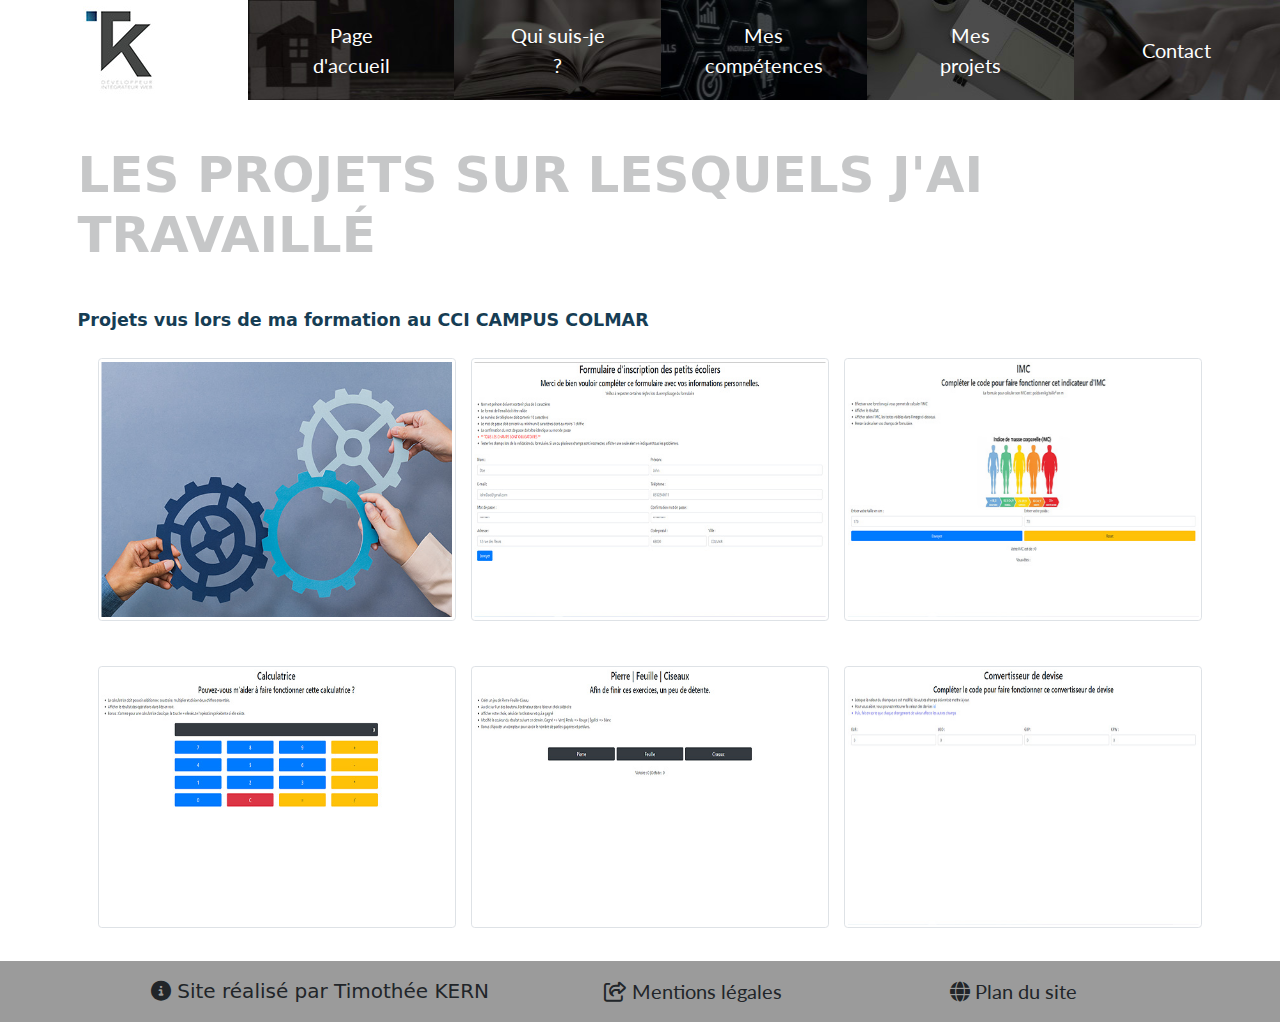
<file: permier_projet_site_statique/mesProjets.html>
<!DOCTYPE html>
<html lang="fr-Fr">
  <head>
    <meta charset="utf-8" />
    <meta name="viewport" content="width=device-width" />
    <title>Mes Projets</title>
    <!-- POLICE D'ECRITURE GOOGLE FONT (LATO) -->
    <link rel="preconnect" href="https://fonts.googleapis.com">
    <link rel="preconnect" href="https://fonts.gstatic.com" crossorigin>
    <link href="https://fonts.googleapis.com/css2?family=Lato:ital,wght@0,400;0,700;1,400&display=swap" rel="stylesheet">
    <!-- BOOTSTRAP -->
    <link rel="stylesheet" href="bootstrap/bootstrap.min.css">
    <!-- CSS -->
    <link href="css/style.css" rel="stylesheet" />
    <link rel="stylesheet" href="css/projects.css">
    <!-- FONT AWESOME PICTOS -->
    <link rel="stylesheet" href="css/all.min.css">
  </head>

  <body>
    <!-- HEADER NAVBAR -->
    <header>
      <nav class="navbar navbar-expand-lg container-fluid" aria-label="Third navbar example">
        <a class="navbar-brand" href="index.html"><img src="assets/logo/logo-standard.jpg" alt=""></a>
        <button class="navbar-toggler" type="button" data-bs-toggle="collapse" data-bs-target="#navbarsExample03" aria-controls="navbarsExample03" aria-expanded="false" aria-label="Toggle navigation">
          <span class="navbar-toggler-icon"></span>
        </button>
  
        <div class="collapse navbar-collapse" id="navbarsExample03">
          <ul class="navbar-nav me-auto mb-2 mb-lg-0">
            <li class="nav-item home-nav">
              <a class="nav-link" aria-current="page" href="index.html">Page d'accueil</a>
            </li>
            <li class="nav-item about-nav">
              <a class="nav-link " aria-current="page" href="aPropos.html">Qui suis-je ?</a>
            </li>
            <li class="nav-item skills-nav">
              <a class="nav-link " aria-current="page" href="mesCompetences.html">Mes compétences</a>
            </li>
            <li class="nav-item projects-nav">
              <a class="nav-link " aria-current="page" href="mesProjets.html">Mes projets</a>
            </li>
            <li class="nav-item contact-nav">
              <a class="nav-link " aria-current="page" href="contact.html">Contact</a>
          </ul>
        </div>
      </nav>      
        
    </header>

    <!-- BOUTON BACK TO TOP -->
    <button onclick="topFunction()" id="myBtn" title="Go to top">Retour en haut</button>

    <!-- SECTION PROJETS CCI CAMPUS -->
    <section class="container">
      <h2>Les projets sur lesquels j'ai travaillé</h2>
      <h3>Projets vus lors de ma formation au CCI CAMPUS COLMAR</h3>
      <ul class="row">
        <li class="col-12 col-md-6 col-lg-4 img-container">
          <img src="assets/projets/engrenage.jpg" class="img-thumbnail image"  alt="En attente de projet"/>
          <div class="middle">
            <div class="text">À venir</div>
          </div>
        </li>
        <li class="col-12 col-md-6 col-lg-4 img-container">
          <img src="assets/projets/projet_formulaire.jpg" class="img-thumbnail image"  alt="Capture d'écran du projet 'convertisseur de divise' "/>
          <div class="middle">
            <a href="assets/projets/projetFormulaire.html" target="_blank">
              <div class="text">Voir mon projet Js "Formulaire"</div>
            </a>
          </div>
        </li>
        <li class="col-12 col-md-6 col-lg-4 img-container">
          <img src="assets/projets/projet_IMC.jpg" class="img-thumbnail image"  alt="Capture d'écran de du projet 'indicateur d'IMC' "/>
          <div class="middle">
            <a href="assets/projets/projetIMC.html" target="_blank">
              <div class="text">Voir mon projet Js "Indicateur de Masse Corporelle"</div>
            </a>
          </div>
        </li>
        <li class="col-12 col-md-6 col-lg-4 img-container">
          <img src="assets/projets/projet_calculatrice.jpg" class="img-thumbnail image"  alt="Capture d'écran de du projet 'calculatrice' "/>
          <div class="middle">
            <a href="assets/projets/projetCalculatrice.html" target="_blank">
              <div class="text">Voir mon projet Js "Calculatrice"</div>
            </a>
          </div>
        </li>
        <li class="ccol-12 col-md-6 col-lg-4 img-container">
          <img src="assets/projets/projet_chifoumi.jpg" class="img-thumbnail image"  alt="Capture d'écran de du projet 'chifoumi' "/>
          <div class="middle">
            <a href="assets/projets/projetChifoumi.html" target="_blank">
              <div class="text">Voir mon projet Js "Chifoumi"</div>
            </a>
          </div>
        </li>
        <li class="col-12 col-md-6 col-lg-4 img-container">
          <img src="assets/projets/projet_convertisseur.jpg" class="img-thumbnail image"  alt="Capture d'écran de du projet 'convertisseur de devises' "/>
          <div class="middle">
            <a href="assets/projets/projetFormulaire.html" target="_blank">
              <div class="text">Voir mon projet Js "Convertisseur de devises"</div>
            </a>
          </div>
        </li>
      </ul>

    </section>

    <!-- FOOTER -->
    <footer class="container-fluid">
      <div class="row justify-content-center">
        <div class="col-12 col-md-4">
          <i class="fa-solid fa-circle-info"></i> Site réalisé par Timothée KERN
        </div>
        <div class="col-12 col-md-3">
          <a href="mentionsLegales.html"><i class="fa-regular fa-share-from-square"></i> Mentions légales</a>
        </div>
        <div class="col-12 col-md-3">
          <a href="WebsiteMap.html"><i class="fa-solid fa-globe"></i> Plan du site</a>
        </div>
      </div>
      
    </footer>

    <!-- SCRIPTS -->  
    <script src="bootstrap/bootstrap.bundle.min.js" async></script>
    <script src="script/script.js" async></script>
    

  </body>
</html>
</file>
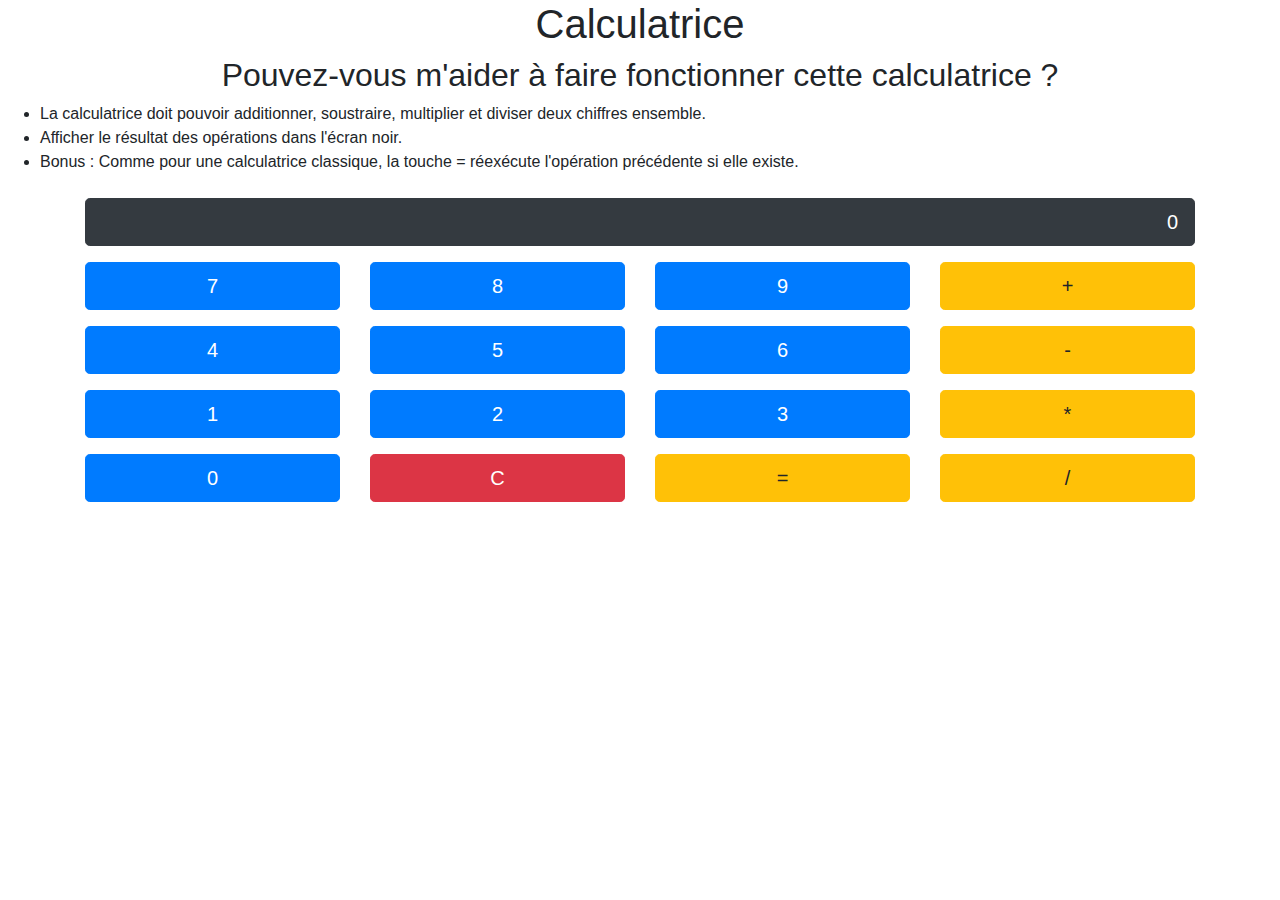
<file: permier_projet_site_statique/assets/projets/projetCalculatrice.html>
<!DOCTYPE html>
<html lang="fr-FR">
    <head>
        <meta charset="utf-8">
        <title>Exercice Calculatrice</title>
        <link rel="stylesheet" href="https://stackpath.bootstrapcdn.com/bootstrap/4.3.1/css/bootstrap.min.css" integrity="sha384-ggOyR0iXCbMQv3Xipma34MD+dH/1fQ784/j6cY/iJTQUOhcWr7x9JvoRxT2MZw1T" crossorigin="anonymous">
        <style media="screen">
            form{
                padding:20px;
            }
            h1, h2, p{
                text-align:center;
            }
        </style>
    </head>
    <body>
        <h1>Calculatrice</h1>
        <h2>Pouvez-vous m'aider à faire fonctionner cette calculatrice ?</h2>
        <ul>
            <li>La calculatrice doit pouvoir additionner, soustraire, multiplier et diviser deux chiffres ensemble.</li>
            <li>Afficher le résultat des opérations dans l'écran noir.</li>
            <li>Bonus : Comme pour une calculatrice classique, la touche = réexécute l'opération précédente si elle existe.</li>
        </ul>
        <main class="container">
        <section class="row">
            <div class="col-12 my-2">
                <span id="result" class="btn btn-dark btn-lg btn-block text-right">0</span>
            </div>
            <div class="col-3 py-2">
                <span class="btn btn-primary btn-lg btn-block" onclick="click_touch('7');">7</span>
            </div>
            <div class="col-3 py-2">
                <span class="btn btn-primary btn-lg btn-block" onclick="click_touch('8');">8</span>
            </div>
            <div class="col-3 py-2">
                <span class="btn btn-primary btn-lg btn-block" onclick="click_touch('9');">9</span>
            </div>
            <div class="col-3 py-2">
                <span class="btn btn-warning btn-lg btn-block" onclick="click_touch('+');">+</span>
            </div>
            <div class="col-3 py-2">
                <span class="btn btn-primary btn-lg btn-block" onclick="click_touch('4');">4</span>
            </div>
            <div class="col-3 py-2">
                <span class="btn btn-primary btn-lg btn-block" onclick="click_touch('5');">5</span>
            </div>
            <div class="col-3 py-2">
                <span class="btn btn-primary btn-lg btn-block" onclick="click_touch('6');">6</span>
            </div>
            <div class="col-3 py-2">
                <span class="btn btn-warning btn-lg btn-block" onclick="click_touch('-');">-</span>
            </div>
            <div class="col-3 py-2">
                <span class="btn btn-primary btn-lg btn-block" onclick="click_touch('1');">1</span>
            </div>
            <div class="col-3 py-2">
                <span class="btn btn-primary btn-lg btn-block" onclick="click_touch('2');">2</span>
            </div>
            <div class="col-3 py-2">
                <span class="btn btn-primary btn-lg btn-block" onclick="click_touch('3');">3</span>
            </div>
            <div class="col-3 py-2">
                <span class="btn btn-warning btn-lg btn-block" onclick="click_touch('*');">*</span>
            </div>
            <div class="col-3 py-2">
                <span class="btn btn-primary btn-lg btn-block" onclick="click_touch('0');">0</span>
            </div>
            <div class="col-3 py-2">
                <span class="btn btn-danger btn-lg btn-block" onclick="erase();">C</span>
            </div>
            <div class="col-3 py-2">
                <span class="btn btn-warning btn-lg btn-block" onclick="egal();">=</span>
            </div>
            <div class="col-3 py-2">
                <span class="btn btn-warning btn-lg btn-block" onclick="click_touch('/');">/</span>
            </div>
        </section>
    </main>
    <script>
        var operators= ['+','-','*','/'];
        var resultContainer= document.getElementById("result");
        var operator = '';
        var restart = false;
        var count = 0;
        var lastOperation = "";
        var lastCount = "";
        function click_touch(value){
            if(operators.indexOf(value) != -1){
                    count = parseInt(resultContainer.innerHTML)
                    operator = value;
                    restart = true;
            } else{
                if(resultContainer.innerHTML == '0'){
                    resultContainer.innerHTML = value;
                }else{
                    if(restart == true){
                        resultContainer.innerHTML = '';
                        restart = false;
                    }
                    resultContainer.innerHTML += value;
                }
            }
        }

        function egal(){
            switch (operator) {
                case '+': resultContainer.innerHTML = parseInt(resultContainer.innerHTML) + count; break;
                case '-': resultContainer.innerHTML = parseInt(resultContainer.innerHTML) - count; break;
                case '*': resultContainer.innerHTML = parseInt(resultContainer.innerHTML) * count; break;
                case '/': resultContainer.innerHTML = parseInt(resultContainer.innerHTML) / count; break;
                default:
                    resultContainer.innerHTML = eval(resultContainer.innerHTML + lastOperation + count);
                break;
            }
            if(operator != ''){
                lastOperation = operator;
                lastCount = count;
            }
            operator = '';
        }
        function erase(){
            resultContainer.innerHTML = 0 ;
            operator = '';
            restart = false;
            count = 0;
            lastCount = '';
            lastOperation = '';
        }
    </script>
    </body>
</html>
</file>
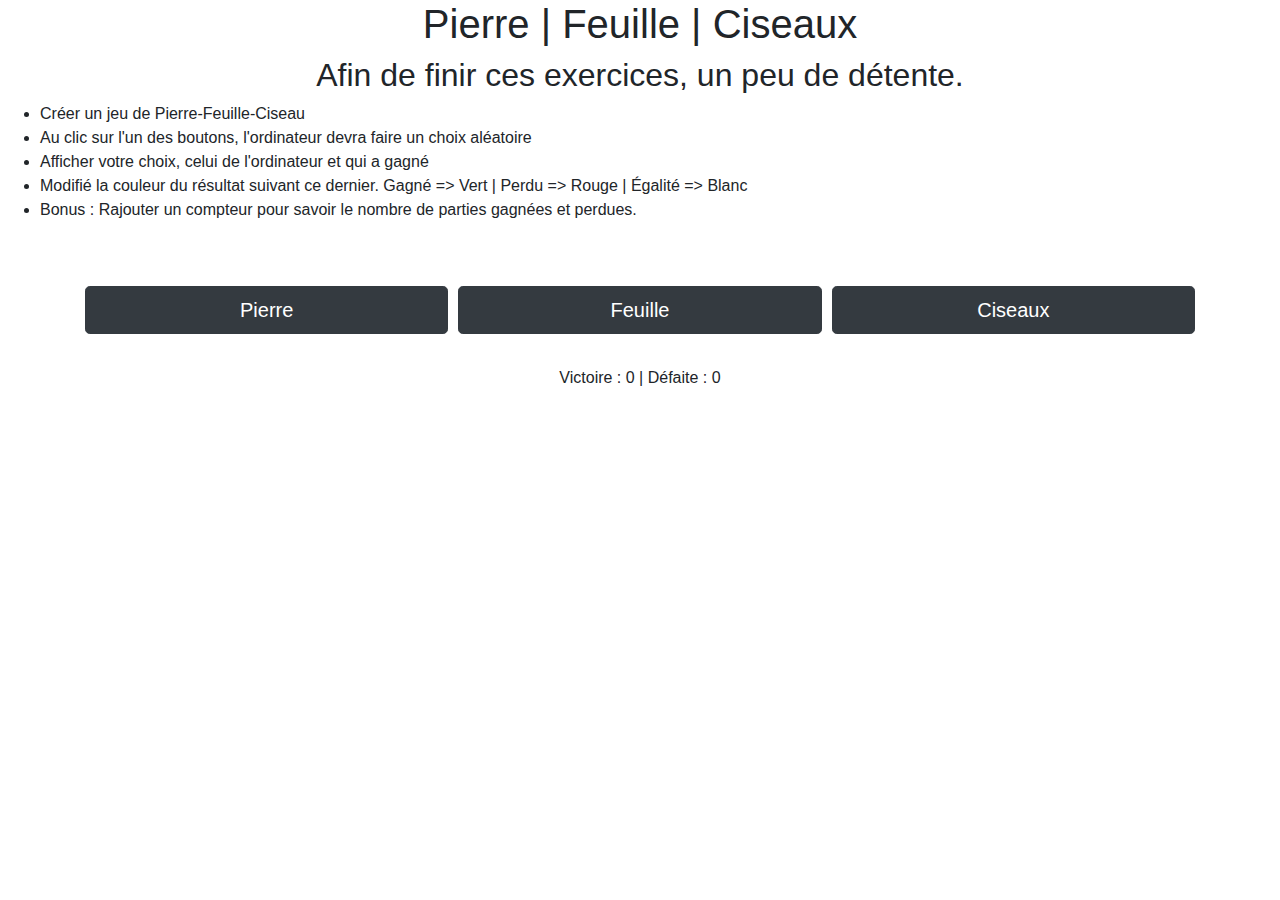
<file: permier_projet_site_statique/assets/projets/projetChifoumi.html>
<!DOCTYPE html>
<html lang="fr-FR">
    <head>
        <meta charset="utf-8">
        <title>Exercice formulaire</title>
        <link rel="stylesheet" href="https://stackpath.bootstrapcdn.com/bootstrap/4.3.1/css/bootstrap.min.css" integrity="sha384-ggOyR0iXCbMQv3Xipma34MD+dH/1fQ784/j6cY/iJTQUOhcWr7x9JvoRxT2MZw1T" crossorigin="anonymous">
        <style media="screen">
            form{
                padding:20px;
            }
            h1, h2, p{
                text-align:center;
            }
        </style>
    </head>
    <body>
        <h1>Pierre | Feuille | Ciseaux</h1>
        <h2>Afin de finir ces exercices, un peu de détente.</h2>
        <ul>
            <li>Créer un jeu de Pierre-Feuille-Ciseau</li>
            <li>Au clic sur l'un des boutons, l'ordinateur devra faire un choix aléatoire</li>
            <li>Afficher votre choix, celui de l'ordinateur et qui a gagné</li>
            <li>Modifié la couleur du résultat suivant ce dernier. Gagné => Vert | Perdu => Rouge | Égalité => Blanc</li>
            <li>Bonus : Rajouter un compteur pour savoir le nombre de parties gagnées et perdues.</li>
        </ul>

        <br/>
        <br/>
            <main class="container">
                <div class="form-row">
                    <div class="form-group col-md-4">
                        <button class="btn btn-dark btn-lg btn-block ">Pierre</button>
                    </div>
                    <div class="form-group  col-md-4">
                        <button class="btn btn-dark btn-lg btn-block ">Feuille</button>
                    </div>
                    <div class="form-group  col-md-4">
                        <button class="btn btn-dark btn-lg btn-block ">Ciseaux</button>
                    </div>
                </div>

                <p id='result'></p>
                <p>Victoire : <span id='countWin'>0</span> | Défaite : <span id='countLoose'>0</span></p>
            </main>

        <script>
        var buttons = document.querySelectorAll("button");
        var countWin = 0;
        var countLoose = 0;
        for (let i = 0; i < buttons.length; i++) {
            buttons[i].addEventListener('click', pierreFeuilleCiseaux)
        }


        function pierreFeuilleCiseaux(){
            const joueur = this.innerHTML;
            const robot = buttons[Math.floor(Math.random() * buttons.length)].innerHTML;
            let resultat = "";
            if (joueur===robot) {
              resultat = "Egalité";
            }
            else if ((joueur === "Pierre" && robot === "Ciseaux") || (joueur === "Ciseaux" && robot === "Feuille") || (joueur === "Feuille") && (robot === "Pierre")) {
              resultat = "Gagné";
              countWin ++;
              document.querySelector("#countWin").innerHTML = countWin;
            }
            else {
              resultat = "Perdu";
              countLoose ++;
              document.querySelector("#countLoose").innerHTML = countLoose;
            }
            document.querySelector("#result").innerHTML = '<p>Joueur : ' + joueur + ' <br/> Robot : ' + robot + ' <br/>Résultat : ' + resultat + '</p>';
        }
        </script>
    </body>
</html>
</file>
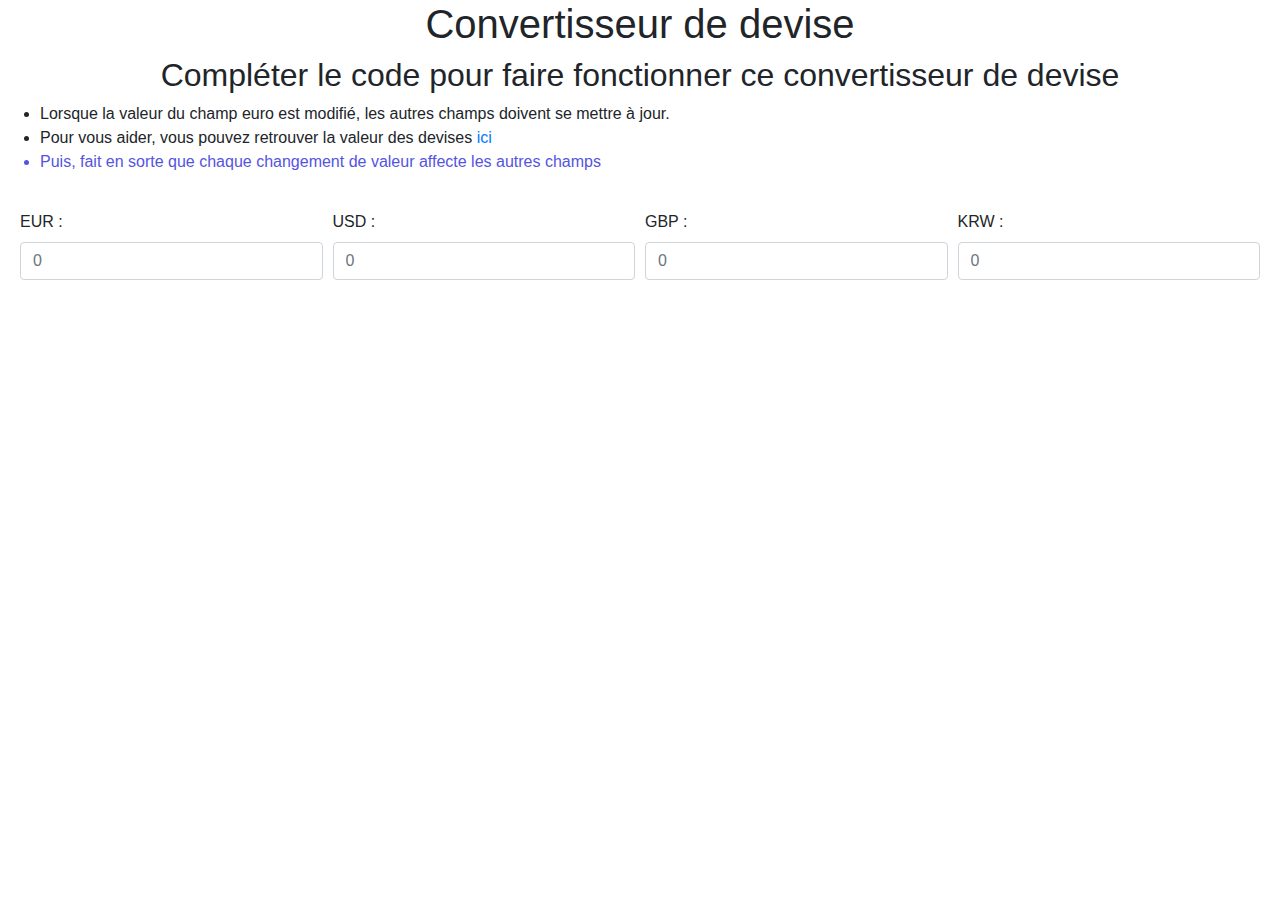
<file: permier_projet_site_statique/assets/projets/projetConvertisseur.html>
<!DOCTYPE html>
<html lang="fr-FR">
    <head>
        <meta charset="utf-8">
        <title>Exercice formulaire</title>
        <link rel="stylesheet" href="https://stackpath.bootstrapcdn.com/bootstrap/4.3.1/css/bootstrap.min.css" integrity="sha384-ggOyR0iXCbMQv3Xipma34MD+dH/1fQ784/j6cY/iJTQUOhcWr7x9JvoRxT2MZw1T" crossorigin="anonymous">
        <style media="screen">
            form{
                padding:20px;
            }
            h1, h2, p{
                text-align:center;
            }
        </style>
    </head>
    <body>
        <h1>Convertisseur de devise</h1>
        <h2>Compléter le code pour faire fonctionner ce convertisseur de devise</h2>
        <ul>
            <li>Lorsque la valeur du champ euro est modifié, les autres champs doivent se mettre à jour.</li>
            <li>Pour vous aider, vous pouvez retrouver la valeur des devises <a target="_blank" href="https://www.xe.com/fr/currencyconverter/convert">ici</a></li>
            <li style="color: #5454e1;">Puis, fait en sorte que chaque changement de valeur affecte les autres champs</li>
        </ul>
        <form id="myForm" class="formulaire" method="post">
            <div class="form-row">
                <div class="form-group col-md-3">
                    <label for="euros">EUR :</label>
                    <input type="number" class="form-control" id="euros" placeholder="0">
                </div>
                <div class="form-group col-md-3">
                    <label for="dollars">USD :</label>
                    <input type="number" class="form-control" id="dollars" placeholder="0">
                </div>
                <div class="form-group col-md-3">
                    <label for="livres">GBP :</label>
                    <input type="number" class="form-control" id="livres" placeholder="0">
                </div>
                <div class="form-group col-md-3">
                    <label for="wons">KRW :</label>
                    <input type="number" class="form-control" id="wons" placeholder="0">
                </div>
            </div>
        </form>

        <script>
            var inputs = document.getElementsByTagName('input');
            for (var i = 0; i < inputs.length; i++) {
                inputs[i].addEventListener('keyup', convertisseur);
                inputs[i].addEventListener('click', convertisseur);
            }

            function convertisseur(){
                if(!this.value){
                    return
                }
                var eur = document.getElementById('euros');
                var usd = document.getElementById('dollars');
                var gbp = document.getElementById('livres');
                var krw = document.getElementById('wons');
                var currentValue = parseInt(this.value);
                switch (this.id) {
                    case 'euros':
                        usd.value = currentValue * 1.1284;
                        gbp.value = currentValue * 0.84;
                        krw.value = currentValue * 1339.7922;
                        break;
                    case 'dollars':
                        eur.value = currentValue * 0.886;
                        gbp.value = currentValue * 0.744;
                        krw.value = currentValue * 1187.3109;
                        break;

                    case 'livres':
                        eur.value = currentValue * 1.19;
                        usd.value = currentValue * 1.3428;
                        krw.value = currentValue * 1594.316;
                        break;

                    case 'wons':
                        eur.value = currentValue * 0.00074652489;
                        usd.value = currentValue * 0.00084219699 ;
                        gbp.value = currentValue * 0.00062722822;
                        break;

                    default:break;

                }
            }
        </script>
    </body>
</html>
</file>
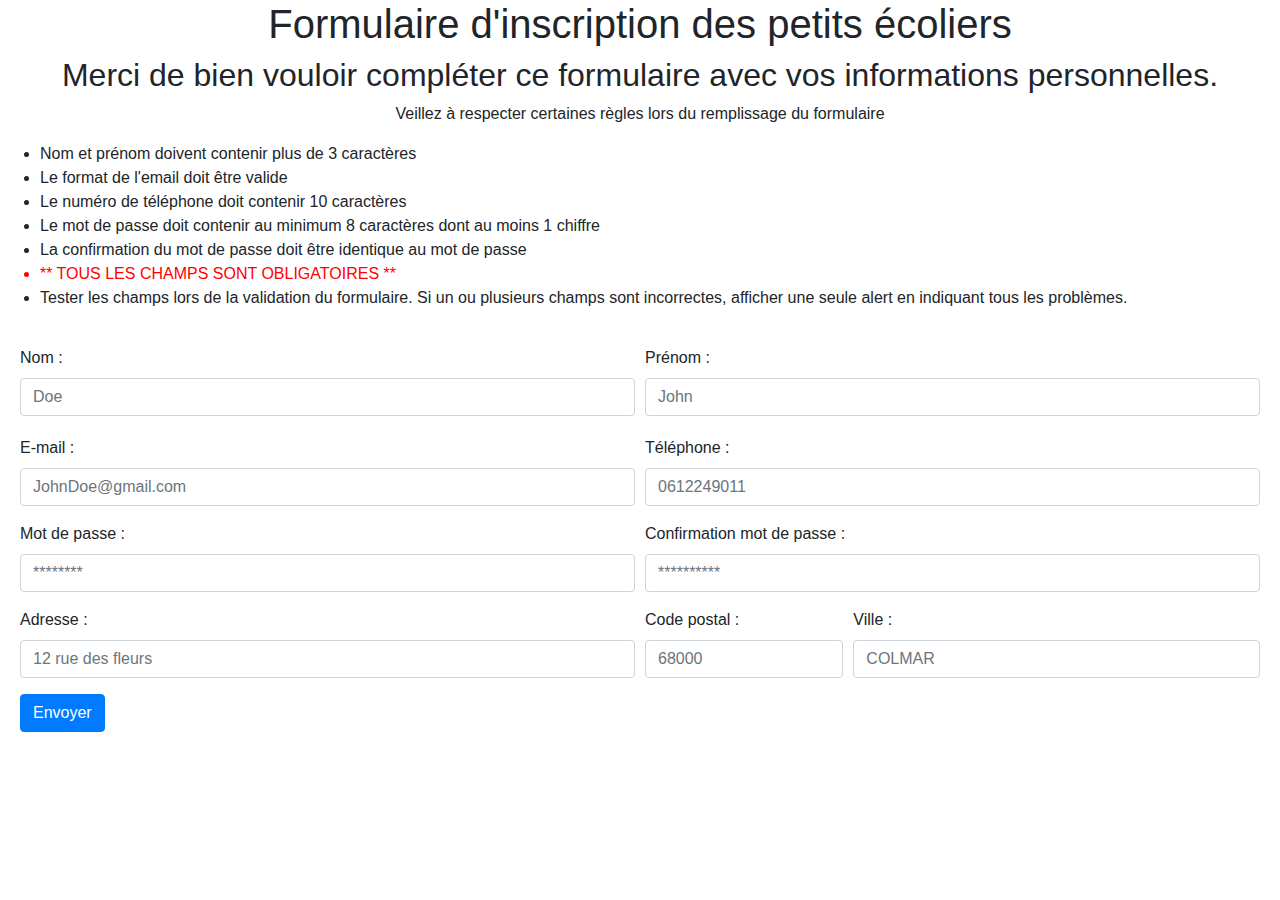
<file: permier_projet_site_statique/assets/projets/projetFormulaire.html>
<!DOCTYPE html>
<html lang="fr-FR">
    <head>
        <meta charset="utf-8">
        <title>Exercice formulaire</title>
        <link rel="stylesheet" href="https://stackpath.bootstrapcdn.com/bootstrap/4.3.1/css/bootstrap.min.css" integrity="sha384-ggOyR0iXCbMQv3Xipma34MD+dH/1fQ784/j6cY/iJTQUOhcWr7x9JvoRxT2MZw1T" crossorigin="anonymous">
        <style media="screen">
            form{
                padding:20px;
            }
            h1, h2, p{
                text-align:center;
            }
        </style>
    </head>
    <body>
        <h1>Formulaire d'inscription des petits écoliers</h1>
        <h2>Merci de bien vouloir compléter ce formulaire avec vos informations personnelles.</h2>
        <p>Veillez à respecter certaines règles lors du remplissage du formulaire</p>
        <ul>
            <li>Nom et prénom doivent contenir plus de 3 caractères</li>
            <li>Le format de l'email doit être valide</li>
            <li>Le numéro de téléphone doit contenir 10 caractères</li>
            <li>Le mot de passe doit contenir au minimum 8 caractères dont au moins 1 chiffre</li>
            <li>La confirmation du mot de passe doit être identique au mot de passe</li>
            <li style="color: red;">** TOUS LES CHAMPS SONT OBLIGATOIRES **</li>
            <li>Tester les champs lors de la validation du formulaire. Si un ou plusieurs champs sont incorrectes, afficher une seule alert en indiquant tous les problèmes.</li>
        </ul>

        <form id="myForm" class="formulaire" method="post">

            <div class="form-row">
                <div class="form-group col-md-6">
                    <label for="name">Nom :</label>
                    <input type="text" class="form-control" id="name" placeholder="Doe">
                    <small class="form-text text-muted"></small>
                </div>
                <div class="form-group col-md-6">
                    <label for="firstname">Prénom :</label>
                    <input type="text" class="form-control" id="firstname" placeholder="John">
                </div>
            </div>

            <div class="form-row">
                <div class="form-group col-md-6">
                    <label for="email">E-mail :</label>
                    <input type="email" class="form-control" id="email" placeholder="JohnDoe@gmail.com">
                </div>
                <div class="form-group col-md-6">
                    <label for="phone">Téléphone :</label>
                    <input type="tel" class="form-control" id="phone" placeholder="0612249011">
                </div>
            </div>

            <div class="form-row">
                <div class="form-group col-md-6">
                    <label for="password">Mot de passe :</label>
                    <input type="password" class="form-control" id="password" placeholder="********">
                </div>
                <div class="form-group col-md-6">
                    <label for="confirmPassword">Confirmation mot de passe :</label>
                    <input type="password" class="form-control" id="confirmPassword" placeholder="**********">
                </div>
            </div>

            <div class="form-row">
                <div class="form-group col-md-6">
                    <label for="address">Adresse :</label>
                    <input type="text" class="form-control" id="address" placeholder="12 rue des fleurs">
                </div>
                <div class="form-group col-md-2">
                    <label for="postalcode">Code postal :</label>
                    <input type="text" class="form-control" id="postalcode" placeholder="68000">
                </div>
                <div class="form-group col-md-4">
                    <label for="city">Ville :</label>
                    <input type="text" class="form-control" id="city" placeholder="COLMAR">
                </div>
            </div>
            <input type="submit" class="btn btn-primary" value="Envoyer" onclick="validForm()"/>
        </form>

        <script>
            function validForm(){
                // event.preventDefault();

                var email = document.getElementById('email');
                var password = document.getElementById('password');
                var confirmPassword = document.getElementById('confirmPassword');
                var error = new Array();
                var errorSentence = "";

                error.push(lengthValidator("name", 3, 0, 0, 'Le nom doit contenir plus de 3 caractères'));
                error.push(lengthValidator("firstname", 3, 0, 0, 'Le prénom doit contenir plus de 3 caractères'));
                error.push(passwordValidator(password, confirmPassword));
                error.push(lengthValidator("phone", 0, 0, 10, 'Le téléphone doit contenir exactement 10 caractères'));
                error.push(lengthValidator("address", 0, 0, 0, 'Le champ adresse est obligatoire'));
                error.push(lengthValidator("postalcode", 0, 0, 0, 'Le champ code postal est obligatoire'));
                error.push(lengthValidator("city", 0, 0, 0, 'Le champs ville est obligatoire'));
                error.push(validationMail(email));

                error.forEach((index, i) => {
                    if(index !== undefined){
                        errorSentence += '- ' + index +'\n';

                    }
                })
                if(errorSentence){
                    alert(errorSentence)
                }

            }

            function lengthValidator(name, lengthSup = 0, lengthInf = 0, strictLength = 0, contentError){
                var obj = document.getElementById(name);
                if(!obj.value.length){
                    obj.style.border = "1px solid red";
                    return contentError;
                }else{
                    obj.style.border = "1px solid green";
                }
                if(lengthSup){
                    if(obj.value.length < lengthSup){
                        obj.style.border = "1px solid red";
                        return contentError;
                    }else{
                        obj.style.border = "1px solid green";
                    }
                }
                if(lengthInf){
                    if(obj.value.length > lengthInf){
                        obj.style.border = "1px solid red";
                        return contentError;
                    }else{
                        obj.style.border = "1px solid green";
                    }
                }
                if(strictLength){
                    if(obj.value.length != strictLength){
                        obj.style.border = "1px solid red"
                        return contentError;
                    }else{
                        obj.style.border = "1px solid green";
                    }
                }
            }
            function passwordValidator(pass, confirm){
                var hasNumber = false;
                var samePass = false;
                for (var i = 0; i < pass.value.length; i++) {
                    if(!isNaN(parseInt(pass.value[i]))){
                        hasNumber = true;
                    }
                    if(pass.value == confirm.value){
                        samePass = true;
                    }
                }
                if(hasNumber && samePass){
                    pass.style.border = "1px solid green";
                    confirm.style.border = "1px solid green";
                    return;
                }else{
                    pass.style.border = "1px solid red";
                    confirm.style.border = "1px solid red";
                    return 'Les mots de passe ne sont pas identiques ou ne contiennent pas de chiffre'
                }
            }

            function validationMail(mail){
            	var regex = /^\w+([\.-]?\w+)*@\w+([\.-]?\w+)*(\.\w{2,3})+$/;

            	if (mail.value.match(regex)){
                    mail.style.border = "1px solid green";
            	}
            	else{
                    mail.style.border = "1px solid red";
                    return 'Adresse mail non valide'
            	}
            }
        </script>
    </body>
</html>
</file>
<file: permier_projet_site_statique/css/style.css>
*, ::before, ::after{
    margin : 0;
    padding:  0;
    box-sizing: border-box;
}

body {
    height: 100vh;
}

    /* DEFINITION DE LA TAILLE DU TEXTE A 10PX EN RESPONSIVE */
    html {
        font-size: 62.5%;
        font-family: Arial, Helvetica, sans-serif;
    }

/* MENU DE NAVIGATION */
.navbar {
    padding: 0;
    z-index: 100;
}

.navbar-brand {
    padding: 0 75px;
}

header ul {
    width: 100%;
    height: 100px;
}
header ul li {
    width: calc(100%/5);
    height: auto;
    text-align: center;
    font-size: 2rem;
    position: relative;
}

.navbar .navbar-collapse ul li a {
    color: #ffff;
    top: 50%; left: 50%; /* à 50%/50% du parent référent */
    transform: translate(-50%, -50%); /* décalage de 50% de sa propre taille */
    position: absolute;    
}

@media only screen and (max-width: 991px) {
    .navbar .navbar-collapse ul li {
        width : 65%;
        padding: 15px;
    }
    .navbar .navbar-collapse ul li a {
        position: relative;  
    }
}

.navbar-expand-lg .navbar-nav .nav-link {
    padding: 0;
}

.home-nav {
    background-image: url(../assets/nav/nav-img-home.jpg);
    background-position: center;
    background-repeat: no-repeat;
}
.home-nav:hover {
    background-image: url(../assets/nav/nav-img-home-red.png);
}

.about-nav {
    background-image: url(../assets/nav/nav-img-quisuisje.jpg);
    background-position: center;
    background-repeat: no-repeat;
}
.about-nav:hover {
    background-image: url(../assets/nav/nav-img-quisuisje-red.jpg);
}

.about-nav:hover {
    background-image: url(../assets/nav/nav-img-quisuisje-red.jpg);
}

.skills-nav {
    background-image: url(../assets/nav/nav-img-skills.jpg);
    background-position: center;
    background-repeat: no-repeat;
}
.skills-nav:hover {
    background-image: url(../assets/nav/nav-img-skills-red.jpg);
}

.projects-nav {
    background-image: url(../assets/nav/nav-img-projets.jpg);
    background-position: center;
    background-repeat: no-repeat;
}
.projects-nav:hover {
    background-image: url(../assets/nav/nav-img-projets-red.jpg);
}

.contact-nav {
    background-image: url(../assets/nav/nav-img-contact.jpg);
    background-position: center;
    background-repeat: no-repeat;
}
.contact-nav:hover {
    background-image: url(../assets/nav/nav-img-contact-red.jpg);
}


.navbar-toggler{
    margin-right: 3rem;
}
.navbar-toggler-icon {
    padding: 1.5rem;
}

    /* BOUTON "TELECHARGER CV" */

    .button-cv{
        font-size: 1.8rem;
        font-family: 'Lato', sans-serif;
        font-weight: bold;
        color: #000000;
        padding: 25px 80px;
        background-color: #163D54;
        outline: none;
        border: none;
        position: relative;
        box-shadow: 0 6px #0C2433;
        border-radius: 20px;
        color: #fcfcfc;
        text-decoration: none;
    }

    .button-cv:hover{
        box-shadow: 0 4px #0C2433;
        top: 2px;
        color: #fcfcfc;
        text-decoration: none;
    }

    .button-cv:active{
        box-shadow: 0 0 #0C2433;
        top: 6px;
        color: #fcfcfc;
        text-decoration: none;
    }

                        /* SECTION ABOUT */

                        .about-section h2 {
                            font-size: 2.5rem;
                            margin: 2% auto;
                        }
                        .about-section h3 {
                            font-size: 2rem;
                        }

                        .about-section hr {
                            font-size: 2rem;
                            border-top: 0.2rem solid #163d54 ;
                            margin: 3% auto;
                        }

                        .about-section ul {
                            list-style: none;
                            font-size: 1.6rem;
                        }

                        /* 1ère section */

                        .about-Me {
                            margin: 2% auto;
                        }

                        .photo-positioner {
                            text-align: center;
                        }

                        .about-List{
                            margin-bottom : 35px
                        }

                        .about-List li {
                            display: inline-block;
                            width: calc(99%/2);
                        }

                        .about-List span {
                            font-size: 1.8rem;
                            font-family: 'Lato', sans-serif;
                            margin-right: 2%;
                        }

                        .button-cv {
                            margin: 2% auto;
                        }


                        /* 2nd section */

                        #hobbies {
                            margin: 4% auto;
                            text-transform: uppercase;
                            opacity: 0.25;
                            font-size: 5rem;
                            font-weight: bolder;
                        }

                        .hobbies-list {
                            margin-bottom: 3%;
                        }

                        .hobbies-list h3 {
                            margin: 2% auto;
                        }

                        @media only screen and (max-width: 991px){  
                            #hobbies {
                            font-size: 3.5rem;
                            margin-top: 50px;
                            }
                        }

  /* SKILLS */
  /* Général */

.section-skills ul:not(.navbar-nav) {
    list-style: none;
    margin: 3% auto;
  }
  
  .section-skills h2 {
    margin: 4% auto;
    text-transform: uppercase;
    opacity: 0.25;
    font-size: 5rem;
    font-weight: bolder;
  }
  
  p {
    font-size: 1.6rem;
  }
  
  /* 1ère section */
  
  .skills strong {
    font-family: 'Lato', sans-serif;
    font-size: 2rem;
  }
  
  .skills li {
    margin-bottom: 2%;
  }
  
  
  progress {
      -webkit-appearance: none;
      font-size: 1.8rem;
      width: 20rem;
  }  
  
  progress::-moz-progress-bar {
    background-color: #06D6A0;
  }
  
  progress::-webkit-progress-value {
    background-color: #06D6A0;
  }
  
  .div-skills {
    display: inline-block;
    width: calc(70%/3);
    text-align: center;
  }
  
  @media only screen and (max-width: 991px){
  
    .div-skills {
      display: inline-block;
      width: calc(80%/3);
      text-align: center;
    } 
  
    h2 {
      font-size: 3.5rem;
    }
  }
  
  @media only screen and (max-width: 470px){
    progress {
      margin-left: 0.5rem;
      width: 12rem;
    }
  
    .ul-skills {
      padding: 0;
    }
  
    .skills strong {
      font-size: 1.5rem;
    }
  }
  
  
  
  /* 2ème section */
  
  .professionnal-career ul {
    margin-top: 3%;
  }
  
  .professionnal-career h3 {
    font-size: 2.5rem;
    border: 0.3rem solid #163D54;
    color: #163D54;
    border-radius: 2.5rem;
    padding: 1rem;
    display: inline-block;
    box-shadow: rgba(0, 0, 0, 0.35) 0px 5px 15px;
  }
  
  .professionnal-career h4 {
    font-size: 1.9rem;
    margin: 1.5% auto;
  }
  
  .career-item {
    padding: 0 0 20px 20px;
    margin-top: -2px;
    border-left: 2px solid #163D54;
    position: relative;
  }
  
  .career-item::before {
    content: "";
    position: absolute;
    width: 16px;
    height: 16px;
    border-radius: 50px;
    left: -9px;
    top: 0;
    background: #fff;
    border: 2px solid #163D54;
  }


                /* PROJETS */
                .projects-section h2 {
                    margin: 4% auto;
                    text-transform: uppercase;
                    opacity: 0.25;
                    font-size: 5rem;
                    font-weight: bolder;
                }

                .projects-section h3 {
                    color: #163D54 ;
                    font-weight: bolder;
                }

                .projects-section ul:not(.navbar-nav) {
                    list-style: none;
                }

                .projects-section ul:not(.navbar-nav) li {
                    margin: 2% auto;
                }

                .projects-section a {
                    text-decoration: none;
                    font-family: 'Lato', sans-serif;
                }

                @media only screen and (max-width: 991px){
                .projects-section h2 {
                    font-size: 3.5rem;
                }
                }


                /* Effet hover */
                .img-container {
                    position: relative;
                }
                
                .image {
                    opacity: 1;
                    transition: .5s ease;
                    backface-visibility: hidden;
                }
                
                .middle {
                    transition: .5s ease;
                    opacity: 0;
                    position: absolute;
                    top: 50%;
                    left: 50%;
                    transform: translate(-50%, -50%);
                    -ms-transform: translate(-50%, -50%);
                    text-align: center;
                }
                
                .img-container:hover .image {
                    opacity: 0.3;
                }
                
                .img-container:hover .middle {
                    opacity: 1;
                }
                
                .text {
                    background-color: #163D54;
                    color: white;
                    font-size: 1.6rem;
                    padding: 2rem 4rem;
                }

/* CONTACT */
/* 1ère section */

.map-box-container {
    position: relative;
    margin: 3% auto;
  }

#google-map{
    width:100%;
    height:65rem;
    border:0;
}
  
.text-box {
position: absolute;
top: 50%;
left: 50%;
transform: translate(-50%, -50%);
-ms-transform: translate(-50%, -50%);
text-align: center;
background-image: url(../assets/img-box-map.jpg);
padding: 0.5% 0.5%;
font-size: 1.5rem ;
}

.text-box ul {
list-style: none;
margin: 3rem auto;
}

.text-box li {
display: inline-block;
width: calc(99%/2);
margin: 0.5rem auto;
}

.text-box h2 {
    font-size: 3rem;
    font-weight: bolder;
    margin: 1rem auto;
}

.text-box button {
    padding: 2rem;
    border: none;
    background-color: #161515;
    color: #FCFCFC;
    border-radius: 0.5rem;
    font-size: 1.9rem;
    margin: 1rem auto 3rem auto;
    cursor: pointer;
}

 button:hover {
    background-color: #163D54;
}

.fa-envelope, .fa-phone, .fa-car, .fa-location-dot, .fa-github, .fa-linkedin {
    color: #163D54;
    margin-right: 1rem;
}

.fa-map {
    color: #06D6A0;
    margin-right: 1rem;
}

.social-media, .contacts {
    text-decoration: none;
    color: #212529;
}

@media only screen and (max-width: 991px){
    #hide-sm-1, #hide-sm-2 {
      display: none;
    }
  }



.change-color {
    color : #FCFCFC;
}


@media only screen and (max-width: 991px){
    .text-box {
        padding: 0.5% 20%;
        }

    .text-box li {
        width: 80%;
        }
  }

/* FOOTER */

footer {
    background-color: #9B9B9B;
    text-align: center;
    color: #212529;
    font-size: 2rem;
    padding: 1.5rem;
}

footer a {
    text-decoration: none;
    color: #212529;
    font-size: 2rem;
}

@media only screen and (max-width: 991px){
    footer {
        line-height: 4rem;
    }
}

    /* BOUTON BACK TO TOP */
    #myBtn {
        display: none;
        position: fixed;
        bottom: 2rem;
        right: 3rem;
        z-index: 99;
        font-size: 1.5rem;
        border: none;
        outline: none;
        background-color: #0C2433;
        color: #fcfcfc;
        cursor: pointer;
        padding: 1.5rem;
        border-radius: 0.4rem;
    }
    
    #myBtn:hover {
        background-color: #06D6A0;
    }

    @media only screen and (max-width: 991px){
        #myBtn {
            bottom: 1rem;
            right: 1rem;
            font-size: 1rem;
        }
    }

/* UNIQUEMENT POUR MENTIONS LEGALES */
.legal-notice {
    font-size: 62.5%;
    font-size: 1.6rem;
    margin-bottom: 4rem;
}
.legal-notice h2 {
    margin: 4% auto;
    text-transform: uppercase;
    opacity: 0.25;
    font-size: 4rem;
    font-weight: bolder;
}

    /* SPECIAL MOBILE RESPONSIVE */
    @media only screen and (max-width: 991px){
        .hide-phone-screen, .fa-github{
          display: none;
        }
      }

/* UNIQUEMENT POUR LE PLAN DU SITE */
#my-website-map {
    margin: 8rem auto;
}
#my-website-map ul {
    list-style: none;
}

#my-website-map li {
    margin: 5rem auto;
}

#my-website-map a {
    color: #000000;
    font-size: 3rem;
    text-decoration: none;
}

#my-website-map a:hover {
    color: #163D54;
    font-size: 3rem;
}
</file>
<file: permier_projet_site_statique/css/about.css>
/* Général  */

h2 {
    font-size: 2.5rem;
    margin: 2% auto;
}
h3 {
    font-size: 2rem;
}

hr {
    font-size: 2rem;
}

ul {
    list-style: none;
    font-size: 1.6rem;
}

hr {
    border-top: 0.2rem solid #163d54 ;
    margin: 3% auto;
}

/* 1ère section */

.about-Me {
    margin: 2% auto;
}

.photo-positioner {
    text-align: center;
}

.about-List{
    margin-bottom : 35px
}

.about-List li {
    display: inline-block;
    width: calc(99%/2);
}

.about-List span {
    font-size: 1.8rem;
    font-family: 'Lato', sans-serif;
    margin-right: 2%;
}

.button-cv {
    margin: 2% auto;
}


/* 2nd section */

#hobbies {
    margin: 4% auto;
    text-transform: uppercase;
    opacity: 0.25;
    font-size: 5rem;
    font-weight: bolder;
}

.hobbies-list {
    margin-bottom: 3%;
}

.hobbies-list h3 {
    margin: 2% auto;
}

@media only screen and (max-width: 991px){  
    #hobbies {
      font-size: 3.5rem;
      margin-top: 50px;
    }
  }
</file>
<file: permier_projet_site_statique/css/contact.css>
/* 1ère section */

.map-box-container {
    position: relative;
    margin: 3% auto;
  }

#google-map{
    width:100%;
    height:65rem;
    border:0;
}
  
.text-box {
position: absolute;
top: 50%;
left: 50%;
transform: translate(-50%, -50%);
-ms-transform: translate(-50%, -50%);
text-align: center;
background-image: url(../assets/img-box-map.jpg);
padding: 0.5% 0.5%;
font-size: 1.5rem ;
}

.text-box ul {
list-style: none;
margin: 3rem auto;
}

.text-box li {
display: inline-block;
width: calc(99%/2);
margin: 0.5rem auto;
}

.text-box h2 {
    font-size: 3rem;
    font-weight: bolder;
    margin: 1rem auto;
}

.text-box button {
    padding: 2rem;
    border: none;
    background-color: #161515;
    color: #FCFCFC;
    border-radius: 0.5rem;
    font-size: 1.9rem;
    margin: 1rem auto 3rem auto;
    cursor: pointer;
}

 button:hover {
    background-color: #163D54;
}

.fa-envelope, .fa-phone, .fa-car, .fa-location-dot, .fa-github, .fa-linkedin {
    color: #163D54;
    margin-right: 1rem;
}

.fa-map {
    color: #06D6A0;
    margin-right: 1rem;
}

.social-media {
    text-decoration: none;
    color: #212529;
}

@media only screen and (max-width: 991px){
    #hide-sm-1, #hide-sm-2 {
      display: none;
    }
  }



.change-color {
    color : #FCFCFC;
}


@media only screen and (max-width: 991px){
    .text-box {
        padding: 0.5% 20%;
        }

    .text-box li {
        width: 80%;
        }
  }

/* 2ème section (formulaire) */

.contact-form h2 {
    margin: 4% auto;
    text-transform: uppercase;
    opacity: 0.25;
    font-size: 5rem;
    font-weight: bolder;
}

.contact-form form {
    background-color: #161515;
    color: #FCFCFC;
    caret-color: #FCFCFC;
}

.civility {
    font-size: 1.8rem;
}

.civility span{
    margin-right: 5%;
}

.check-input {
    -webkit-appearance: none;
    -moz-appearance: none;
    appearance: none;
  
    border-radius: 50%;
    width: 1.6rem;
    height: 1.6rem;
  
    border: 0.2rem solid #999;
    transition: 0.2s all linear;
    margin-right: 0.5rem;
  
    position: relative;
    top: 0.4rem;
    background-color: #161515
  }

input:checked {
    border: 0.6rem solid #06D6A0;
  }

.text-input {
    background-color: #161515 ;
    height: 3.6rem;
    width: 100%;
    border: none;
    border-bottom: 0.1rem solid #999 ;
}

#message::placeholder, input::placeholder, input:focus, input, select, textarea {
    color: #FCFCFC;
    font-size: 1.8rem ;
}

#message {
    background-color: #161515 ;
    height: 12rem;
    width: 100%;
    border: none;
    border: 0.1rem solid #999 ;
}

#personal-data{
    height: 2rem;
    width: 2rem;
    margin-right: 0.5rem;
}

#personal-data-text {
    color: #FCFCFC;
    font-size: 1.8rem ;
}

.btn-send {
    text-align: center;
}

.btn-send input {
    background-color: #163D54;
    border: none;
    padding: 1rem 1.5rem;
    border-radius: 0.5rem;
    font-size: 2rem;
    cursor: pointer;
}

.contact-form .row {
    margin: 2rem auto;
}

@media only screen and (max-width: 991px){
    .contact-form h2{
        font-size: 3.5rem;
    }
  }
</file>
<file: permier_projet_site_statique/css/skills.css>
/* Général */

ul:not(.navbar-nav) {
  list-style: none;
  margin: 3% auto;
}

h2 {
  margin: 4% auto;
  text-transform: uppercase;
  opacity: 0.25;
  font-size: 5rem;
  font-weight: bolder;
}

p {
  font-size: 1.6rem;
}

/* 1ère section */

.skills strong {
  font-family: 'Lato', sans-serif;
  font-size: 2rem;
}

.skills li {
  margin-bottom: 2%;
}


progress {
    -webkit-appearance: none;
    font-size: 1.8rem;
    width: 20rem;
}  

progress::-moz-progress-bar {
  background-color: #06D6A0;
}

progress::-webkit-progress-value {
  background-color: #06D6A0;
}

.div-skills {
  display: inline-block;
  width: calc(70%/3);
  text-align: center;
}

@media only screen and (max-width: 991px){

  .div-skills {
    display: inline-block;
    width: calc(80%/3);
    text-align: center;
  } 

  h2 {
    font-size: 3.5rem;
  }
}

@media only screen and (max-width: 470px){
  progress {
    margin-left: 0.5rem;
    width: 12rem;
  }

  .ul-skills {
    padding: 0;
  }

  .skills strong {
    font-size: 1.5rem;
  }
}



/* 2ème section */

.professionnal-career ul {
  margin-top: 3%;
}

.professionnal-career h3 {
  font-size: 2.5rem;
  border: 0.3rem solid #163D54;
  color: #163D54;
  border-radius: 2.5rem;
  padding: 1rem;
  display: inline-block;
  box-shadow: rgba(0, 0, 0, 0.35) 0px 5px 15px;
}

.professionnal-career h4 {
  font-size: 1.9rem;
  margin: 1.5% auto;
}

.career-item {
  padding: 0 0 20px 20px;
  margin-top: -2px;
  border-left: 2px solid #163D54;
  position: relative;
}

.career-item::before {
  content: "";
  position: absolute;
  width: 16px;
  height: 16px;
  border-radius: 50px;
  left: -9px;
  top: 0;
  background: #fff;
  border: 2px solid #163D54;
}
</file>
<file: permier_projet_site_statique/css/projects.css>
h2 {
    margin: 4% auto;
    text-transform: uppercase;
    opacity: 0.25;
    font-size: 5rem;
    font-weight: bolder;
  }

  h3 {
    color: #163D54 ;
    font-weight: bolder;
  }

ul:not(.navbar-nav) {
    list-style: none;
}

ul:not(.navbar-nav) li {
    margin: 2% auto;
}

a {
    text-decoration: none;
    font-family: 'Lato', sans-serif;
}

@media only screen and (max-width: 991px){
  h2 {
    font-size: 3.5rem;
  }
}


/* Effet hover */
.img-container {
    position: relative;
  }
  
  .image {
    opacity: 1;
    transition: .5s ease;
    backface-visibility: hidden;
  }
  
  .middle {
    transition: .5s ease;
    opacity: 0;
    position: absolute;
    top: 50%;
    left: 50%;
    transform: translate(-50%, -50%);
    -ms-transform: translate(-50%, -50%);
    text-align: center;
  }
  
  .img-container:hover .image {
    opacity: 0.3;
  }
  
  .img-container:hover .middle {
    opacity: 1;
  }
  
  .text {
    background-color: #163D54;
    color: white;
    font-size: 1.6rem;
    padding: 2rem 4rem;
  }
</file>
